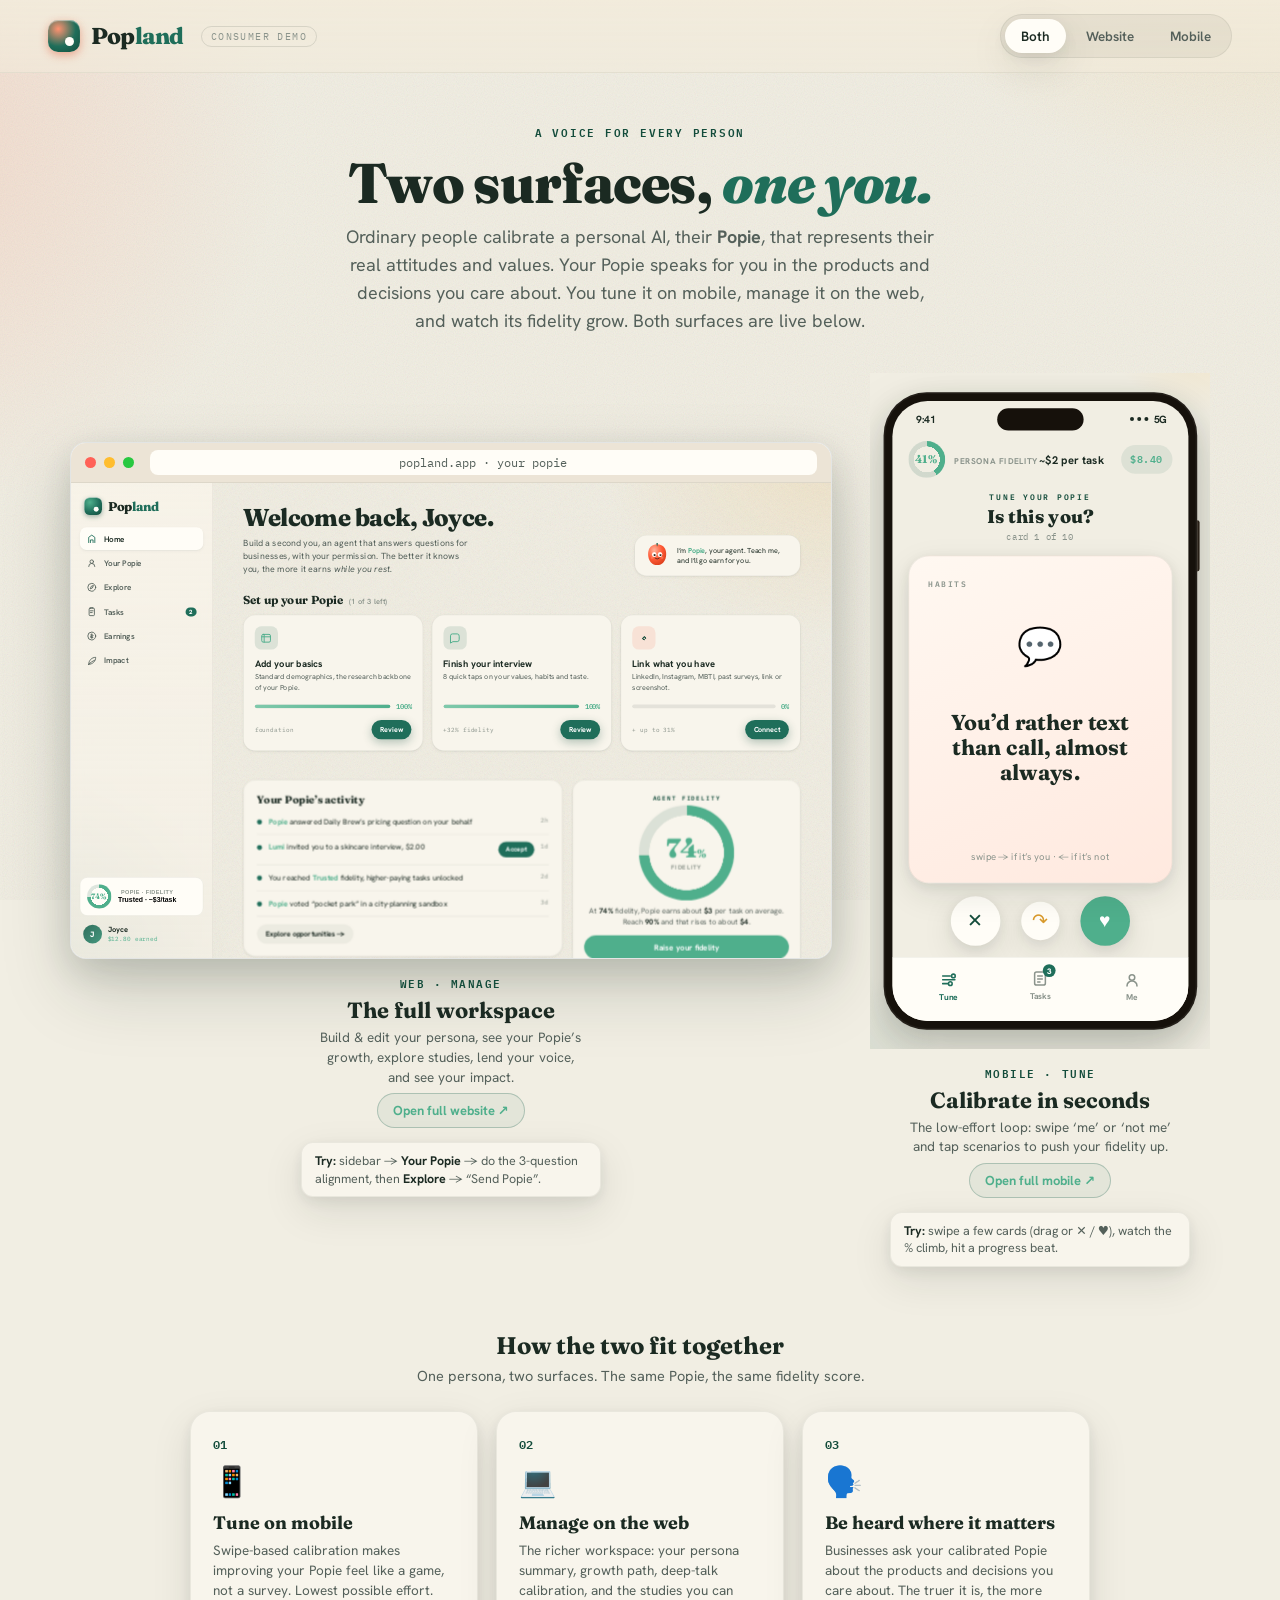
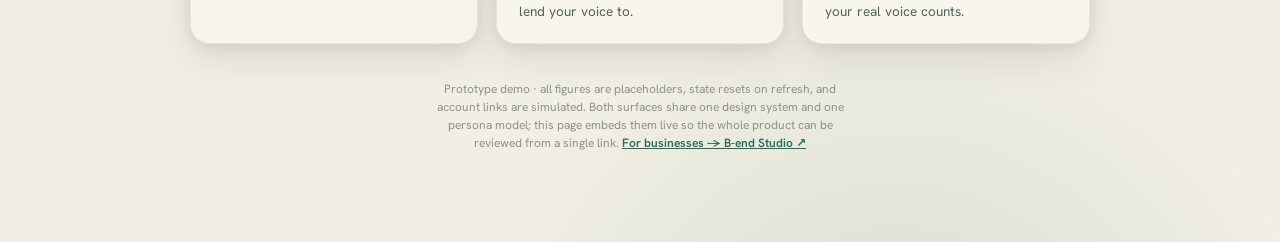
<file: index.html>
<!DOCTYPE html>
<html lang="en">
<head>
  <meta charset="UTF-8" />
  <meta name="viewport" content="width=device-width, initial-scale=1.0" />
  <title>Popland · consumer demo</title>
  <link rel="stylesheet" href="styles.css?v=2" />
  <link rel="icon" href="data:image/svg+xml,%3Csvg xmlns='http://www.w3.org/2000/svg' viewBox='0 0 32 32'%3E%3Crect width='32' height='32' rx='9' fill='%231F6E5A'/%3E%3Ccircle cx='21' cy='21' r='5' fill='%23D99A2B'/%3E%3C/svg%3E" />
</head>
<body class="mode-both">
  <div class="grain"></div>

  <header class="top">
    <div class="brand"><span class="mark"></span><span class="name">Pop<span>land</span></span><span class="tag">consumer demo</span></div>
    <nav class="seg" id="seg">
      <button data-mode="both" class="on">Both</button>
      <button data-mode="web">Website</button>
      <button data-mode="mobile">Mobile</button>
    </nav>
  </header>

  <div class="wrap">
    <section class="hero">
      <div class="hero-v hero-both">
        <span class="eyebrow">A voice for every person</span>
        <h1>Two surfaces, <em>one you.</em></h1>
        <p>Ordinary people calibrate a personal AI, their <b>Popie</b>, that represents their real attitudes and values. Your Popie speaks for you in the products and decisions you care about. You tune it on mobile, manage it on the web, and watch its fidelity grow. Both surfaces are live below.</p>
      </div>
      <div class="hero-v hero-web">
        <span class="eyebrow">Web · your workspace</span>
        <h1>Your whole Popie, <em>in one place.</em></h1>
        <p>The desktop home base. Build and edit your persona, watch your Popie’s fidelity grow, calibrate with alignment and Deep Talk, browse the studies you can lend your voice to, and see the difference being heard makes. All in one place.</p>
      </div>
      <div class="hero-v hero-mobile">
        <span class="eyebrow">Mobile · tune</span>
        <h1>Tune your Popie <em>in seconds.</em></h1>
        <p>The mobile app strips calibration down to one decision per screen. Swipe ‘me’ or ‘not me’, tap a scenario, and watch your fidelity climb. Calibration that feels like play, not a survey.</p>
      </div>
    </section>

    <section class="stage">
      <!-- WEBSITE -->
      <div class="device col-web">
        <div class="browser">
          <div class="bar"><i></i><i></i><i></i><span class="url">popland.app  ·  your popie</span></div>
          <div class="screen"><iframe src="prototype/index.html?v=7" title="Popland website" loading="eager"></iframe></div>
        </div>
        <div class="cap">
          <div class="role">Web · manage</div>
          <h2>The full workspace</h2>
          <p>Build &amp; edit your persona, see your Popie’s growth, explore studies, lend your voice, and see your impact.</p>
          <a class="openfull" href="prototype/index.html?v=7" target="_blank" rel="noopener">Open full website ↗</a>
        </div>
        <div class="try"><b>Try:</b> sidebar → <b>Your Popie</b> → do the 3-question alignment, then <b>Explore</b> → “Send Popie”.</div>
      </div>

      <!-- MOBILE -->
      <div class="device col-mobile">
        <div class="phone-wrap"><iframe src="mobile/index.html?v=3" title="Popland mobile" loading="eager"></iframe></div>
        <div class="cap">
          <div class="role">Mobile · tune</div>
          <h2>Calibrate in seconds</h2>
          <p>The low-effort loop: swipe ‘me’ or ‘not me’ and tap scenarios to push your fidelity up.</p>
          <a class="openfull" href="mobile/index.html?v=3" target="_blank" rel="noopener">Open full mobile ↗</a>
        </div>
        <div class="try"><b>Try:</b> swipe a few cards (drag or ✕ / ♥), watch the % climb, hit a progress beat.</div>
      </div>
    </section>

    <section class="connect">
      <!-- BOTH -->
      <div class="connect-v connect-both">
        <h3>How the two fit together</h3>
        <p class="lead">One persona, two surfaces. The same Popie, the same fidelity score.</p>
        <div class="steps">
          <div class="step"><div class="n">01</div><div class="ic">📱</div><h4>Tune on mobile</h4>
            <p>Swipe-based calibration makes improving your Popie feel like a game, not a survey. Lowest possible effort.</p></div>
          <div class="step"><div class="n">02</div><div class="ic">💻</div><h4>Manage on the web</h4>
            <p>The richer workspace: your persona summary, growth path, deep-talk calibration, and the studies you can lend your voice to.</p></div>
          <div class="step"><div class="n">03</div><div class="ic">🗣️</div><h4>Be heard where it matters</h4>
            <p>Businesses ask your calibrated Popie about the products and decisions you care about. The truer it is, the more your real voice counts.</p></div>
        </div>
      </div>
      <!-- WEB -->
      <div class="connect-v connect-web">
        <h3>Inside the website</h3>
        <p class="lead">The full workspace, end to end.</p>
        <div class="steps">
          <div class="step"><div class="n">01</div><div class="ic">🧩</div><h4>Build your persona</h4>
            <p>Set it up once: standard demographics, a quick interview, and connect accounts like LinkedIn, Instagram, MBTI, and past surveys.</p></div>
          <div class="step"><div class="n">02</div><div class="ic">🎯</div><h4>Calibrate deeper</h4>
            <p>Keep sharpening: 3-question alignment rounds, plus a Deep Talk page where you rate Popie’s guesses and reply by text or voice.</p></div>
          <div class="step"><div class="n">03</div><div class="ic">🗣️</div><h4>Lend your voice</h4>
            <p>The studies square: send your Popie, take part yourself, or sign up for selective ones. As fidelity climbs, your voice reaches more of what you care about.</p></div>
        </div>
      </div>
      <!-- MOBILE -->
      <div class="connect-v connect-mobile">
        <h3>What makes the mobile app tick</h3>
        <p class="lead">Built for the lowest possible cognitive load.</p>
        <div class="steps">
          <div class="step"><div class="n">01</div><div class="ic">👆</div><h4>Swipe to calibrate</h4>
            <p>‘Me’ or ‘not me’ on real cards (drag or tap), mixed with quick scenario picks. One decision per screen, the easiest way to teach your Popie.</p></div>
          <div class="step"><div class="n">02</div><div class="ic">🌱</div><h4>Feel the progress</h4>
            <p>Every few cards, a hit of progress: “you’re now X%, keep going.” Calibration that visibly grows your Popie.</p></div>
          <div class="step"><div class="n">03</div><div class="ic">⚡</div><h4>On the go</h4>
            <p>Accept or decline incoming studies in a tap, and check your Popie’s persona and settings, all from your pocket.</p></div>
        </div>
      </div>
    </section>

    <p class="note">Prototype demo · all figures are placeholders, state resets on refresh, and account links are simulated. Both surfaces share one design system and one persona model; this page embeds them live so the whole product can be reviewed from a single link. <a href="b-end/" style="color:#1F6E5A;font-weight:600;white-space:nowrap">For businesses → B-end Studio ↗</a></p>
  </div>

  <script>
    function setMode(m){
      if(!['both','web','mobile'].includes(m)) m='both';
      document.body.className = 'mode-' + m;
      document.querySelectorAll('#seg button').forEach(x => x.classList.toggle('on', x.dataset.mode===m));
      if(location.hash.replace('#','') !== m) history.replaceState(null,'', '#'+m);
    }
    document.getElementById('seg').addEventListener('click', e => {
      const b = e.target.closest('button[data-mode]'); if(b) setMode(b.dataset.mode);
    });
    setMode((location.hash||'').replace('#',''));   // deep-link: demo/#web or #mobile
  </script>
</body>
</html>
</file>
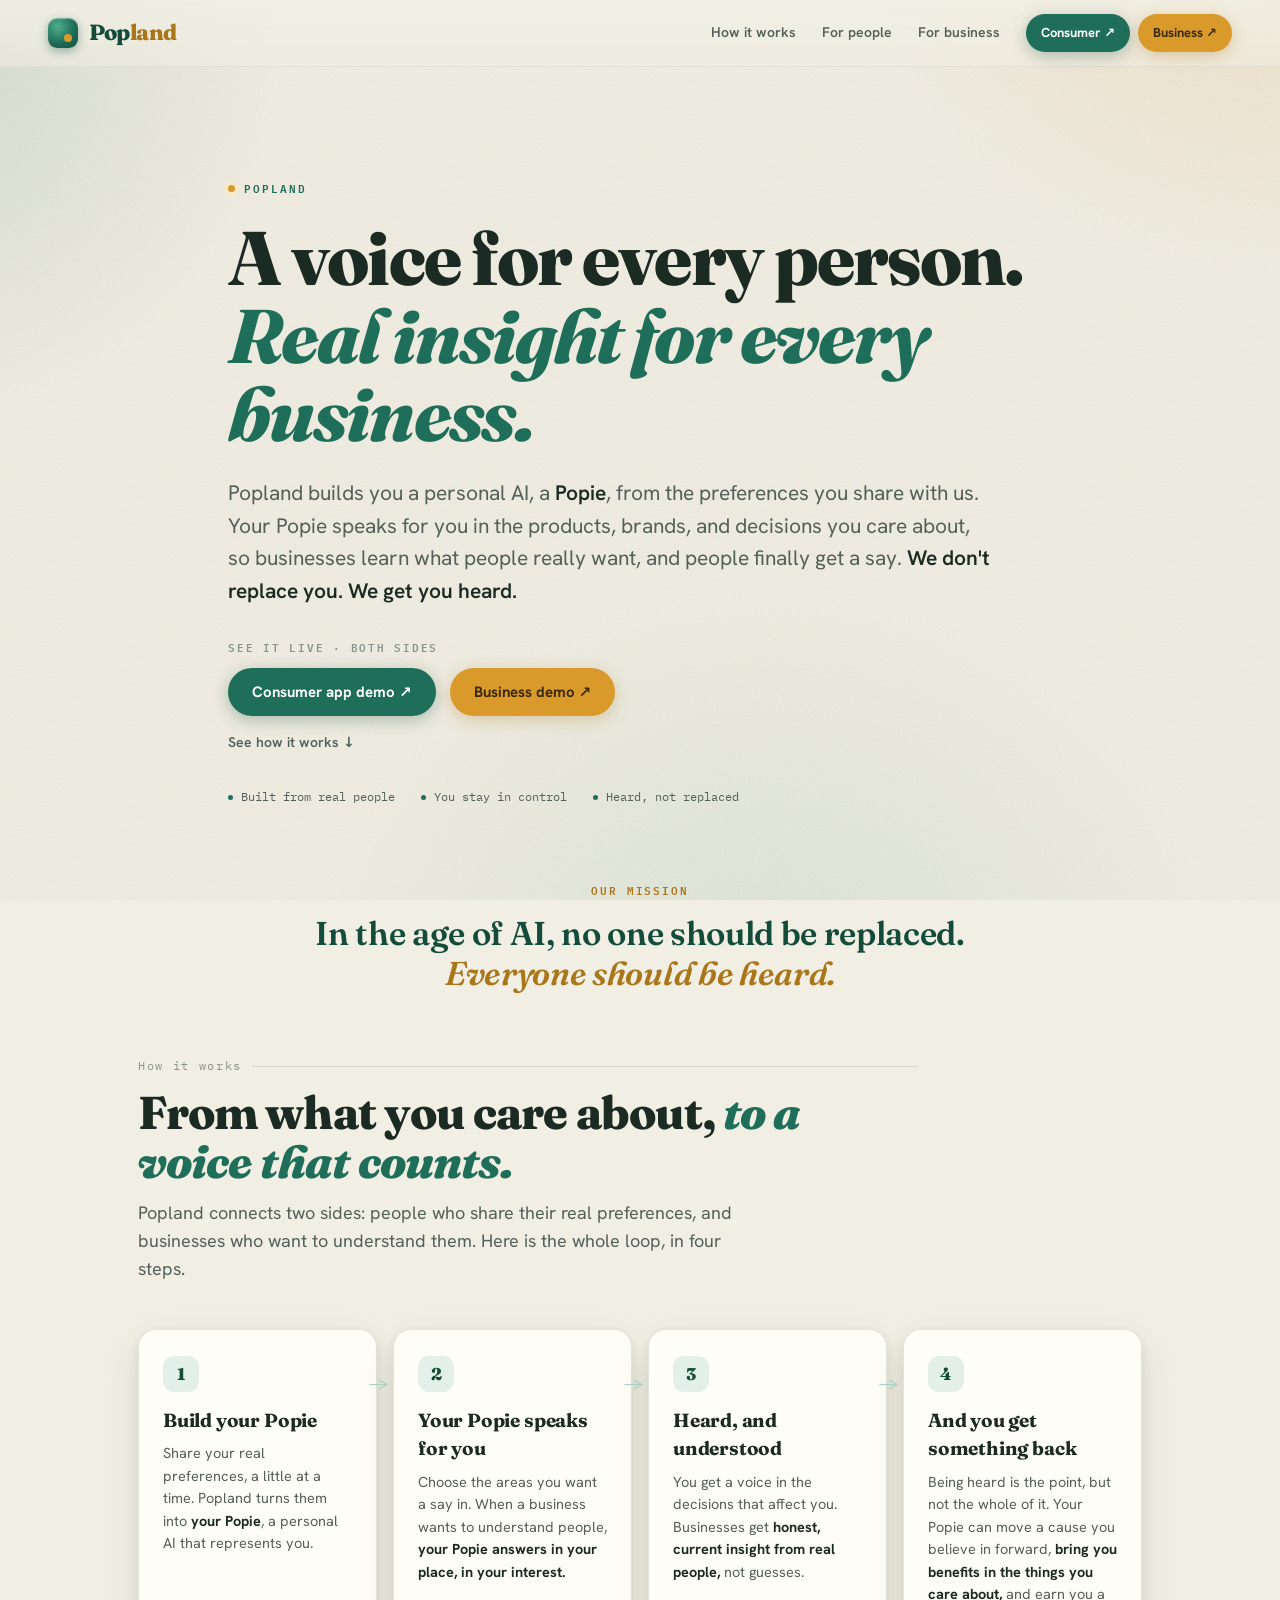
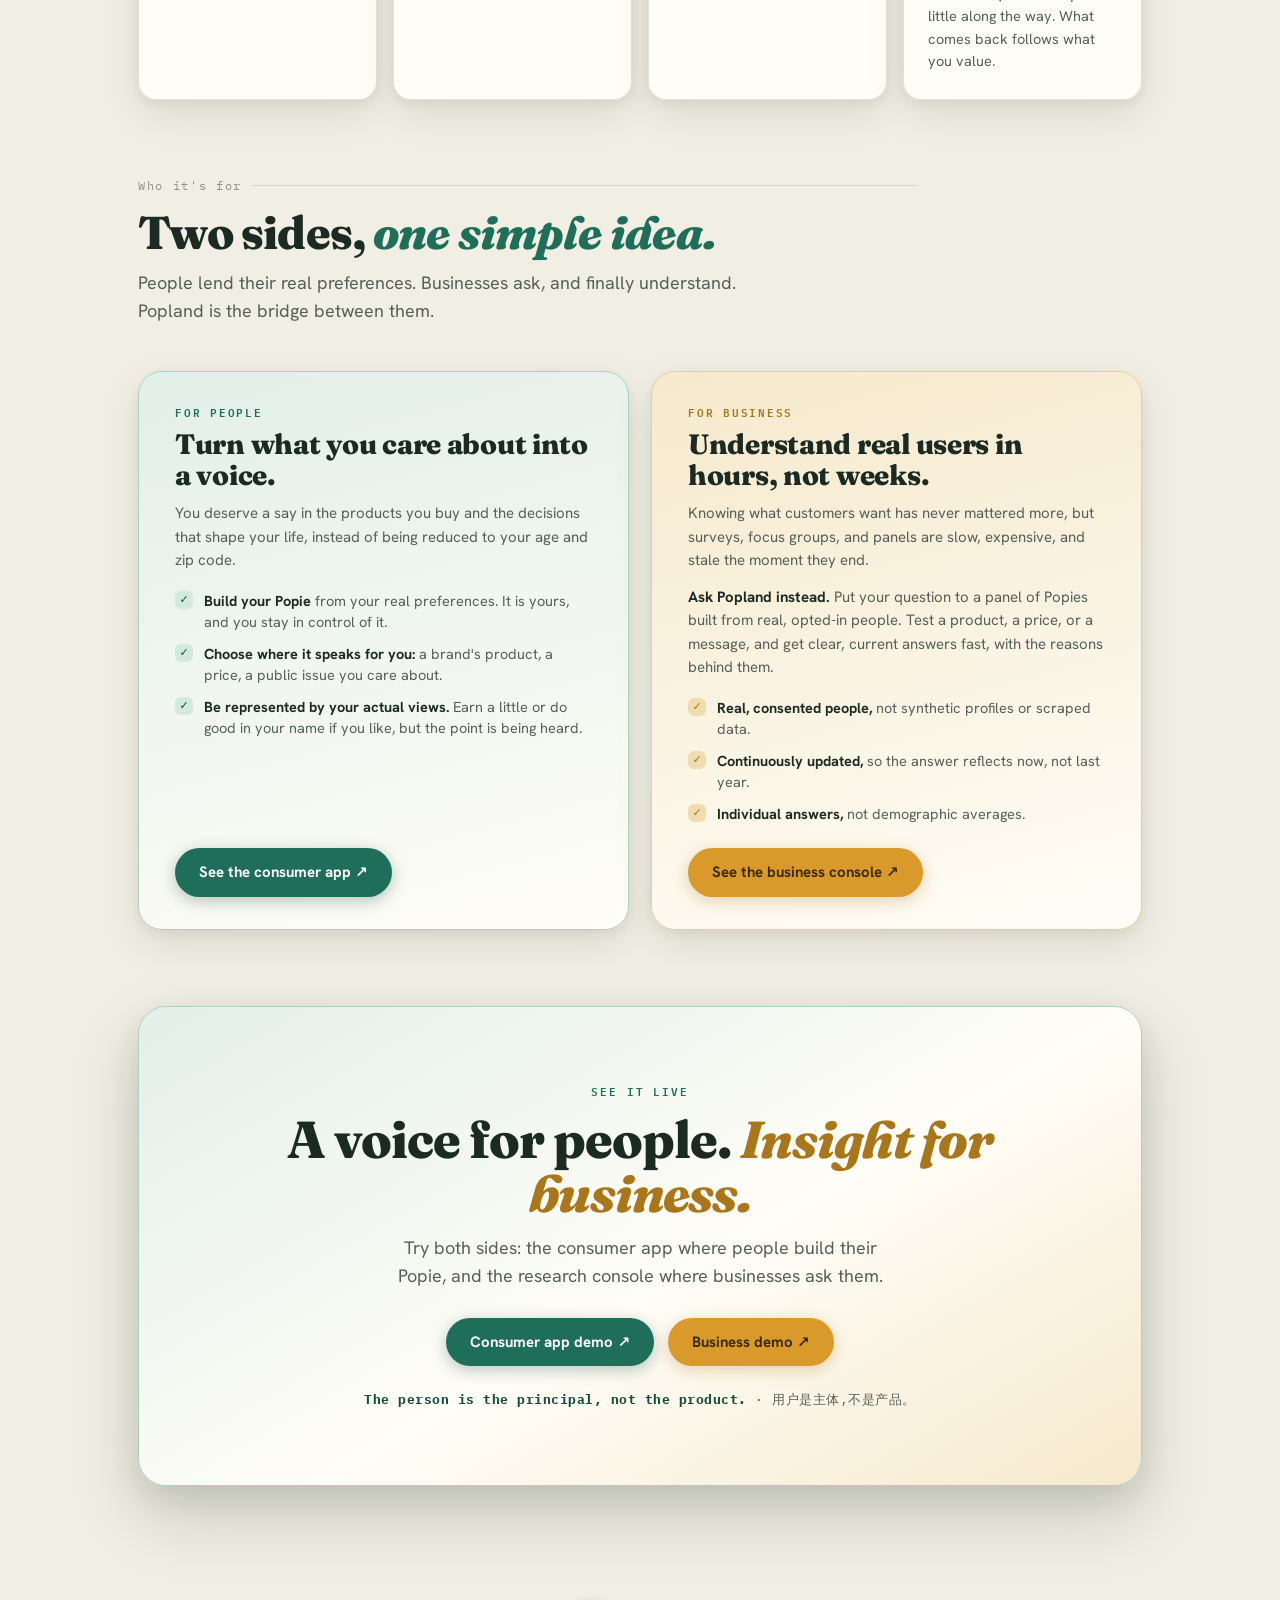
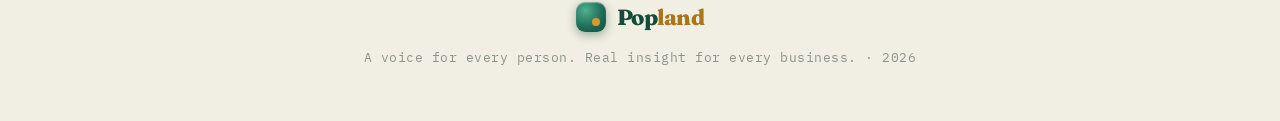
<file: intro/index.html>
<!DOCTYPE html>
<html lang="en">
<head>
<meta charset="UTF-8"/>
<meta name="viewport" content="width=device-width, initial-scale=1.0"/>
<title>Popland · a voice for every person, real insight for every business</title>
<meta name="description" content="Popland builds each person a personal AI, a Popie, from the preferences they share. Your Popie speaks for you in the products and decisions you care about, so businesses understand what real people want, and people finally get a say. We don't replace people. We get them heard."/>
<link rel="icon" href="data:image/svg+xml,%3Csvg xmlns='http://www.w3.org/2000/svg' viewBox='0 0 32 32'%3E%3Crect width='32' height='32' rx='9' fill='%231F6E5A'/%3E%3Ccircle cx='21' cy='21' r='5' fill='%23D99A2B'/%3E%3C/svg%3E"/>
<link rel="preconnect" href="https://fonts.googleapis.com"/>
<link rel="preconnect" href="https://fonts.gstatic.com" crossorigin/>
<link href="https://fonts.googleapis.com/css2?family=Fraunces:ital,opsz,wght@0,9..144,400..900;1,9..144,400..900&family=Hanken+Grotesk:wght@400;500;600;700;800&family=IBM+Plex+Mono:wght@400;500;600&display=swap" rel="stylesheet"/>
<style>
:root{
  --paper:#F1EEE3; --paper-2:#F8F5EC; --paper-3:#FFFDF7;
  --ink:#1B2A22; --ink-soft:#54605A; --ink-faint:#8B948C;
  --forest:#1F6E5A; --forest-d:#134C3B; --forest-l:#E3EFE9; --forest-bd:#A9D2C2;
  --moss:#5AA988;
  --gold:#D99A2B; --gold-d:#A9761A; --gold-l:#F6E9CC;
  --line:rgba(27,42,34,.12); --line-2:rgba(27,42,34,.07);
  --shadow:0 4px 14px rgba(27,42,34,.07),0 14px 40px rgba(27,42,34,.09);
  --shadow-lg:0 12px 34px rgba(27,42,34,.12),0 30px 70px rgba(27,42,34,.16);
  --ease:cubic-bezier(.22,.61,.36,1);
}
*{box-sizing:border-box;margin:0;padding:0;}
html{scroll-behavior:smooth;}
body{
  font-family:'Hanken Grotesk',system-ui,sans-serif;color:var(--ink);line-height:1.5;
  -webkit-font-smoothing:antialiased;overflow-x:hidden;
  background:
    radial-gradient(55vw 45vw at 100% -8%,rgba(217,154,43,.15),transparent 60%),
    radial-gradient(50vw 48vw at -8% 6%,rgba(31,110,90,.14),transparent 60%),
    radial-gradient(60vw 55vw at 60% 112%,rgba(90,169,136,.14),transparent 60%),
    var(--paper);
  background-attachment:fixed;
}
a{color:inherit;text-decoration:none;}
.grain{position:fixed;inset:0;z-index:0;pointer-events:none;opacity:.4;mix-blend-mode:multiply;
  background-image:url("data:image/svg+xml,%3Csvg xmlns='http://www.w3.org/2000/svg' width='160' height='160'%3E%3Cfilter id='n'%3E%3CfeTurbulence type='fractalNoise' baseFrequency='.9' numOctaves='2' stitchTiles='stitch'/%3E%3C/filter%3E%3Crect width='100%25' height='100%25' filter='url(%23n)' opacity='.3'/%3E%3C/svg%3E");}

.eyebrow{font-family:'IBM Plex Mono',monospace;font-size:11px;letter-spacing:.18em;text-transform:uppercase;font-weight:600;color:var(--forest);}
.wrap{position:relative;z-index:2;max-width:1100px;margin:0 auto;padding:0 clamp(20px,5vw,48px);}
.idx{font-family:'IBM Plex Mono',monospace;font-size:12px;letter-spacing:.14em;color:var(--ink-faint);display:flex;align-items:center;gap:10px;}
.idx::after{content:"";flex:1;height:1px;background:var(--line);}
section{position:relative;z-index:2;}
.btn{display:inline-flex;align-items:center;gap:9px;font:inherit;font-weight:700;font-size:15px;cursor:pointer;border-radius:100px;padding:13px 24px;transition:transform .14s var(--ease),box-shadow .25s var(--ease),background .2s;}
.btn-primary{background:var(--forest);color:#fff;box-shadow:0 4px 16px rgba(19,76,59,.3);}
.btn-primary:hover{transform:translateY(-2px);box-shadow:0 10px 26px rgba(19,76,59,.4);}
.btn-gold{background:var(--gold);color:#3a2a08;box-shadow:0 4px 16px rgba(169,118,26,.3);}
.btn-gold:hover{transform:translateY(-2px);box-shadow:0 10px 26px rgba(169,118,26,.42);}

/* nav */
nav{position:sticky;top:0;z-index:60;display:flex;align-items:center;justify-content:space-between;gap:20px;
  padding:14px clamp(20px,5vw,48px);backdrop-filter:blur(12px);
  background:linear-gradient(180deg,rgba(241,238,227,.9),rgba(241,238,227,.5));border-bottom:1px solid var(--line-2);}
.brand{display:flex;align-items:center;gap:11px;}
.brand .mark{width:30px;height:30px;border-radius:9px;position:relative;flex:none;
  background:radial-gradient(circle at 32% 28%,#4faf8c,var(--forest) 55%,var(--forest-d));
  box-shadow:0 3px 10px rgba(19,76,59,.4),inset 0 1px 1px rgba(255,255,255,.4);}
.brand .mark::after{content:"";position:absolute;width:8px;height:8px;border-radius:50%;background:var(--gold);right:6px;bottom:6px;}
.brand .name{font-family:'Fraunces',serif;font-size:22px;font-weight:800;letter-spacing:-.02em;color:var(--forest-d);}
.brand .name span{color:var(--gold-d);}
.nav-links{display:flex;align-items:center;gap:26px;}
.nav-links a:not(.btn){font-size:14px;font-weight:600;color:var(--ink-soft);transition:color .15s;}
.nav-links a:not(.btn):hover{color:var(--ink);}
.nav-demos{display:flex;align-items:center;gap:8px;}
.nav-demos .btn{padding:9px 15px;font-size:13px;}

/* hero */
.hero{padding:clamp(66px,10vw,108px) 0 clamp(28px,4vw,44px);}
.hero .inner{max-width:920px;}
.hero .eyebrow{display:inline-flex;align-items:center;gap:9px;}
.hero .eyebrow::before{content:"";width:7px;height:7px;border-radius:50%;background:var(--gold);box-shadow:0 0 0 4px var(--gold-l);}
.hero h1{font-family:'Fraunces',serif;font-weight:800;letter-spacing:-.025em;line-height:1.03;
  font-size:clamp(38px,6.4vw,76px);margin:20px 0 24px;}
.hero h1 em{font-style:italic;color:var(--forest);}
.hero .lede{font-size:clamp(17px,2.1vw,21px);color:var(--ink-soft);max-width:64ch;line-height:1.55;}
.hero .lede b{color:var(--ink);font-weight:600;}
.hero-demos-label{font-family:'IBM Plex Mono',monospace;font-size:11px;letter-spacing:.16em;text-transform:uppercase;font-weight:600;color:var(--ink-faint);margin-top:32px;display:block;}
.hero-cta{display:flex;flex-wrap:wrap;gap:14px;margin-top:12px;}
.hero-jump{display:inline-flex;align-items:center;gap:6px;margin-top:16px;font-size:14px;font-weight:600;color:var(--ink-soft);transition:color .15s;}
.hero-jump:hover{color:var(--ink);}
.hero-meta{display:flex;flex-wrap:wrap;gap:8px 26px;margin-top:34px;}
.hero-meta span{font-family:'IBM Plex Mono',monospace;font-size:12px;color:var(--ink-soft);display:flex;align-items:center;gap:8px;}
.hero-meta span::before{content:"";width:5px;height:5px;border-radius:50%;background:var(--forest);}

/* mission line */
.mission{text-align:center;padding:clamp(20px,3vw,32px) 0 clamp(40px,6vw,64px);}
.mission .ml{font-family:'IBM Plex Mono',monospace;font-size:11px;letter-spacing:.18em;text-transform:uppercase;color:var(--gold-d);font-weight:600;}
.mission p{font-family:'Fraunces',serif;font-weight:600;font-size:clamp(21px,3vw,33px);line-height:1.22;letter-spacing:-.01em;max-width:740px;margin:14px auto 0;color:var(--forest-d);}
.mission p em{font-style:italic;color:var(--gold-d);}

/* section heads */
.shead{max-width:780px;margin-bottom:clamp(30px,4.5vw,46px);}
.shead h2{font-family:'Fraunces',serif;font-weight:800;letter-spacing:-.02em;line-height:1.06;
  font-size:clamp(28px,4.2vw,46px);margin:14px 0 12px;}
.shead h2 em{font-style:italic;color:var(--forest);}
.shead p{font-size:clamp(15.5px,1.7vw,18px);color:var(--ink-soft);line-height:1.55;max-width:60ch;}
.pad{padding:clamp(44px,6vw,84px) 0;}

/* how it works */
.steps{display:grid;grid-template-columns:repeat(4,1fr);gap:16px;}
.step{background:var(--paper-3);border:1px solid var(--line);border-radius:18px;padding:26px 24px;box-shadow:var(--shadow);position:relative;}
.step .n{width:36px;height:36px;border-radius:11px;background:var(--forest-l);color:var(--forest-d);display:grid;place-items:center;font-family:'Fraunces',serif;font-weight:800;font-size:17px;margin-bottom:14px;}
.step h3{font-family:'Fraunces',serif;font-size:19px;font-weight:700;margin-bottom:8px;letter-spacing:-.01em;}
.step p{font-size:14.5px;color:var(--ink-soft);line-height:1.55;}
.step p b{color:var(--ink);font-weight:700;}
.step .arr{position:absolute;right:-13px;top:40px;color:var(--forest-bd);font-size:18px;z-index:3;}
.step:last-child .arr{display:none;}

/* who it's for */
.who{display:grid;grid-template-columns:1fr 1fr;gap:22px;align-items:stretch;}
.whocard{border-radius:24px;padding:32px clamp(24px,3vw,36px);box-shadow:var(--shadow);display:flex;flex-direction:column;}
.whocard.people{background:linear-gradient(165deg,var(--forest-l),var(--paper-3));border:1px solid var(--forest-bd);}
.whocard.biz{background:linear-gradient(165deg,var(--gold-l),var(--paper-3));border:1px solid #E6CF95;}
.whocard .tag{font-family:'IBM Plex Mono',monospace;font-size:11px;letter-spacing:.16em;text-transform:uppercase;font-weight:600;}
.whocard.people .tag{color:var(--forest);} .whocard.biz .tag{color:var(--gold-d);}
.whocard h3{font-family:'Fraunces',serif;font-size:clamp(22px,2.6vw,28px);font-weight:800;letter-spacing:-.01em;margin:8px 0 12px;line-height:1.1;}
.whocard p{font-size:15px;color:var(--ink-soft);line-height:1.55;margin-bottom:14px;}
.whocard p b{color:var(--ink);font-weight:700;}
.whocard ul{list-style:none;display:flex;flex-direction:column;gap:11px;margin:4px 0 24px;}
.whocard li{display:flex;gap:11px;font-size:14.5px;line-height:1.45;color:var(--ink-soft);}
.whocard li b{color:var(--ink);font-weight:700;}
.whocard li .dot{flex:none;width:18px;height:18px;border-radius:6px;display:grid;place-items:center;margin-top:1px;font-size:11px;font-weight:800;}
.whocard.people .dot{background:#D4E9DE;color:var(--forest-d);}
.whocard.biz .dot{background:#EFDDB0;color:var(--gold-d);}
.whocard .btn{align-self:flex-start;margin-top:auto;}

/* final cta */
.final{text-align:center;background:linear-gradient(150deg,var(--forest-l),var(--paper-3) 55%,var(--gold-l));border:1px solid var(--forest-bd);border-radius:28px;padding:clamp(46px,6vw,76px) clamp(24px,4vw,48px);box-shadow:var(--shadow-lg);}
.final .fl{font-family:'IBM Plex Mono',monospace;font-size:11px;letter-spacing:.18em;text-transform:uppercase;color:var(--forest);font-weight:600;}
.final h2{font-family:'Fraunces',serif;font-weight:800;letter-spacing:-.02em;line-height:1.04;font-size:clamp(30px,4.8vw,52px);margin:12px 0 14px;}
.final h2 em{font-style:italic;color:var(--gold-d);}
.final p{font-size:clamp(15.5px,1.8vw,18px);color:var(--ink-soft);max-width:52ch;margin:0 auto 28px;line-height:1.55;}
.final .hero-cta{justify-content:center;margin-top:0;}
.final .tag{margin-top:24px;font-family:'IBM Plex Mono',monospace;font-size:12.5px;letter-spacing:.04em;color:var(--ink-soft);}
.final .tag b{color:var(--forest-d);}

footer{position:relative;z-index:2;text-align:center;padding:38px 20px 54px;color:var(--ink-faint);font-size:12.5px;font-family:'IBM Plex Mono',monospace;letter-spacing:.04em;}
footer .brand{justify-content:center;margin-bottom:14px;}

/* reveal + load */
.reveal{opacity:0;transform:translateY(20px);transition:opacity .7s var(--ease),transform .7s var(--ease);}
.reveal.in{opacity:1;transform:none;}
.reveal.d1{transition-delay:.08s;} .reveal.d2{transition-delay:.16s;} .reveal.d3{transition-delay:.24s;}
.hl{opacity:0;transform:translateY(18px);animation:rise .8s var(--ease) forwards;}
.hl.h1{animation-delay:.05s;} .hl.h2{animation-delay:.16s;} .hl.h3{animation-delay:.28s;}
.hl.h4{animation-delay:.4s;} .hl.h5{animation-delay:.52s;}
@keyframes rise{to{opacity:1;transform:none;}}
@media(prefers-reduced-motion:reduce){.reveal,.hl{opacity:1!important;transform:none!important;animation:none!important;}}

@media(max-width:880px){
  .steps{grid-template-columns:repeat(2,1fr);} .step .arr{display:none;}
  .who{grid-template-columns:1fr;}
  .nav-links a:not(.btn){display:none;}
}
@media(max-width:600px){
  .steps{grid-template-columns:1fr;}
  .nav-demos{gap:6px;} .nav-demos .btn{padding:8px 12px;font-size:12px;}
}
</style>
</head>
<body>
<div class="grain"></div>

<nav>
  <a class="brand" href="#top"><span class="mark"></span><span class="name">Pop<span>land</span></span></a>
  <div class="nav-links">
    <a href="#how">How it works</a>
    <a href="#people">For people</a>
    <a href="#business">For business</a>
    <span class="nav-demos">
      <a class="btn btn-primary" href="https://joyceqx.github.io/popland-demo/#both" target="_blank" rel="noopener">Consumer ↗</a>
      <a class="btn btn-gold" href="https://joyceqx.github.io/popland-demo/b-end/" target="_blank" rel="noopener">Business ↗</a>
    </span>
  </div>
</nav>

<!-- HERO -->
<header class="hero" id="top">
  <div class="wrap inner">
    <span class="eyebrow hl h1">Popland</span>
    <h1 class="hl h2">A voice for every person.<br/><em>Real insight for every business.</em></h1>
    <p class="lede hl h3">Popland builds you a personal AI, a <b>Popie</b>, from the preferences you share with us. Your Popie speaks for you in the products, brands, and decisions you care about, so businesses learn what people really want, and people finally get a say. <b>We don't replace you. We get you heard.</b></p>
    <span class="hero-demos-label hl h4">See it live · both sides</span>
    <div class="hero-cta hl h4">
      <a class="btn btn-primary" href="https://joyceqx.github.io/popland-demo/#both" target="_blank" rel="noopener">Consumer app demo ↗</a>
      <a class="btn btn-gold" href="https://joyceqx.github.io/popland-demo/b-end/" target="_blank" rel="noopener">Business demo ↗</a>
    </div>
    <a class="hero-jump hl h4" href="#how">See how it works ↓</a>
    <div class="hero-meta hl h5">
      <span>Built from real people</span>
      <span>You stay in control</span>
      <span>Heard, not replaced</span>
    </div>
  </div>
</header>

<!-- MISSION -->
<section class="mission">
  <div class="wrap reveal">
    <div class="ml">Our mission</div>
    <p>In the age of AI, no one should be replaced. <em>Everyone should be heard.</em></p>
  </div>
</section>

<!-- HOW IT WORKS -->
<section class="pad" id="how" style="padding-top:0;">
  <div class="wrap">
    <div class="shead reveal">
      <div class="idx">How it works</div>
      <h2>From what you care about, <em>to a voice that counts.</em></h2>
      <p>Popland connects two sides: people who share their real preferences, and businesses who want to understand them. Here is the whole loop, in four steps.</p>
    </div>
    <div class="steps">
      <div class="step reveal d1"><div class="n">1</div><h3>Build your Popie</h3><p>Share your real preferences, a little at a time. Popland turns them into <b>your Popie</b>, a personal AI that represents you.</p><span class="arr">→</span></div>
      <div class="step reveal d2"><div class="n">2</div><h3>Your Popie speaks for you</h3><p>Choose the areas you want a say in. When a business wants to understand people, <b>your Popie answers in your place, in your interest.</b></p><span class="arr">→</span></div>
      <div class="step reveal d3"><div class="n">3</div><h3>Heard, and understood</h3><p>You get a voice in the decisions that affect you. Businesses get <b>honest, current insight from real people,</b> not guesses.</p><span class="arr">→</span></div>
      <div class="step reveal d3"><div class="n">4</div><h3>And you get something back</h3><p>Being heard is the point, but not the whole of it. Your Popie can move a cause you believe in forward, <b>bring you benefits in the things you care about,</b> and earn you a little along the way. What comes back follows what you value.</p></div>
    </div>
  </div>
</section>

<!-- WHO IT'S FOR -->
<section class="pad" id="who" style="padding-top:0;">
  <div class="wrap">
    <div class="shead reveal">
      <div class="idx">Who it's for</div>
      <h2>Two sides, <em>one simple idea.</em></h2>
      <p>People lend their real preferences. Businesses ask, and finally understand. Popland is the bridge between them.</p>
    </div>
    <div class="who">
      <!-- C-end -->
      <div class="whocard people reveal d1" id="people">
        <span class="tag">For people</span>
        <h3>Turn what you care about into a voice.</h3>
        <p>You deserve a say in the products you buy and the decisions that shape your life, instead of being reduced to your age and zip code.</p>
        <ul>
          <li><span class="dot">✓</span><span><b>Build your Popie</b> from your real preferences. It is yours, and you stay in control of it.</span></li>
          <li><span class="dot">✓</span><span><b>Choose where it speaks for you:</b> a brand's product, a price, a public issue you care about.</span></li>
          <li><span class="dot">✓</span><span><b>Be represented by your actual views.</b> Earn a little or do good in your name if you like, but the point is being heard.</span></li>
        </ul>
        <a class="btn btn-primary" href="https://joyceqx.github.io/popland-demo/#both" target="_blank" rel="noopener">See the consumer app ↗</a>
      </div>
      <!-- B-end -->
      <div class="whocard biz reveal d2" id="business">
        <span class="tag">For business</span>
        <h3>Understand real users in hours, not weeks.</h3>
        <p>Knowing what customers want has never mattered more, but surveys, focus groups, and panels are slow, expensive, and stale the moment they end.</p>
        <p><b>Ask Popland instead.</b> Put your question to a panel of Popies built from real, opted-in people. Test a product, a price, or a message, and get clear, current answers fast, with the reasons behind them.</p>
        <ul>
          <li><span class="dot">✓</span><span><b>Real, consented people,</b> not synthetic profiles or scraped data.</span></li>
          <li><span class="dot">✓</span><span><b>Continuously updated,</b> so the answer reflects now, not last year.</span></li>
          <li><span class="dot">✓</span><span><b>Individual answers,</b> not demographic averages.</span></li>
        </ul>
        <a class="btn btn-gold" href="https://joyceqx.github.io/popland-demo/b-end/" target="_blank" rel="noopener">See the business console ↗</a>
      </div>
    </div>
  </div>
</section>

<!-- FINAL CTA -->
<section class="pad" style="padding-top:0;">
  <div class="wrap">
    <div class="final reveal">
      <div class="fl">See it live</div>
      <h2>A voice for people. <em>Insight for business.</em></h2>
      <p>Try both sides: the consumer app where people build their Popie, and the research console where businesses ask them.</p>
      <div class="hero-cta">
        <a class="btn btn-primary" href="https://joyceqx.github.io/popland-demo/#both" target="_blank" rel="noopener">Consumer app demo ↗</a>
        <a class="btn btn-gold" href="https://joyceqx.github.io/popland-demo/b-end/" target="_blank" rel="noopener">Business demo ↗</a>
      </div>
      <div class="tag"><b>The person is the principal, not the product.</b> · 用户是主体,不是产品。</div>
    </div>
  </div>
</section>

<footer>
  <div class="brand"><span class="mark"></span><span class="name">Pop<span>land</span></span></div>
  A voice for every person. Real insight for every business. · 2026
</footer>

<script>
(function(){
  var io=new IntersectionObserver(function(es){
    es.forEach(function(e){ if(e.isIntersecting){ e.target.classList.add('in'); io.unobserve(e.target); } });
  },{threshold:.14,rootMargin:'0px 0px -8% 0px'});
  document.querySelectorAll('.reveal').forEach(function(el){io.observe(el);});
})();
</script>
</body>
</html>
</file>
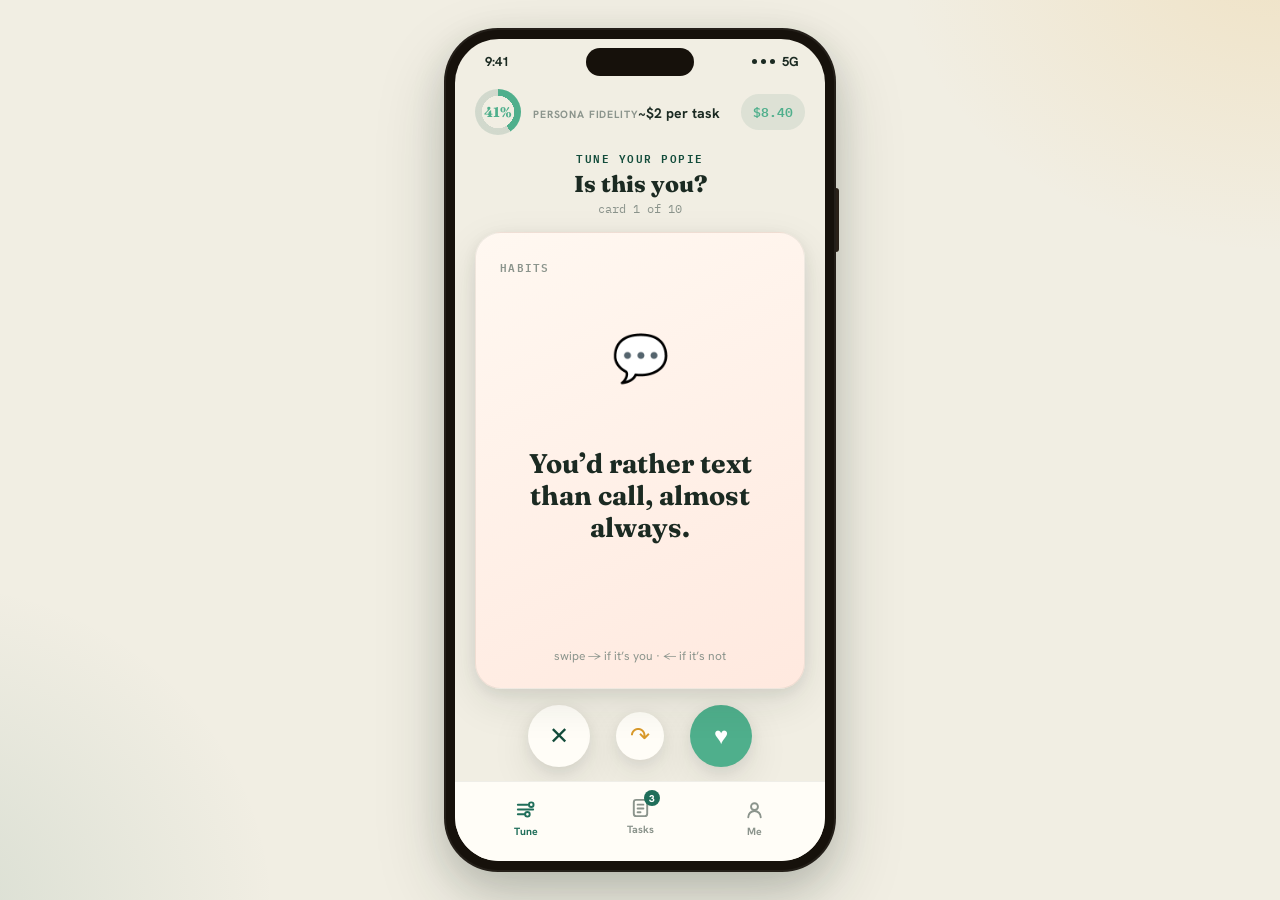
<file: mobile/index.html>
<!DOCTYPE html>
<html lang="en">
<head>
  <meta charset="UTF-8" />
  <meta name="viewport" content="width=device-width, initial-scale=1.0, maximum-scale=1, user-scalable=no" />
  <title>Popland · tune your Popie</title>
  <link rel="stylesheet" href="styles.css?v=2" />
  <link rel="icon" href="data:image/svg+xml,%3Csvg xmlns='http://www.w3.org/2000/svg' viewBox='0 0 32 32'%3E%3Crect width='32' height='32' rx='9' fill='%231F6E5A'/%3E%3Ccircle cx='21' cy='21' r='5' fill='%23D99A2B'/%3E%3C/svg%3E" />
</head>
<body>
  <div class="phone"><div class="screen">
    <div class="notch"></div>
    <div class="statusbar"><span>9:41</span><span class="dots"><i></i><i></i><i></i> &nbsp;5G</span></div>
    <div class="view" id="view"></div>
    <nav class="tabbar" id="tabbar"></nav>
  </div></div>
  <script src="app.js?v=3"></script>
</body>
</html>
</file>
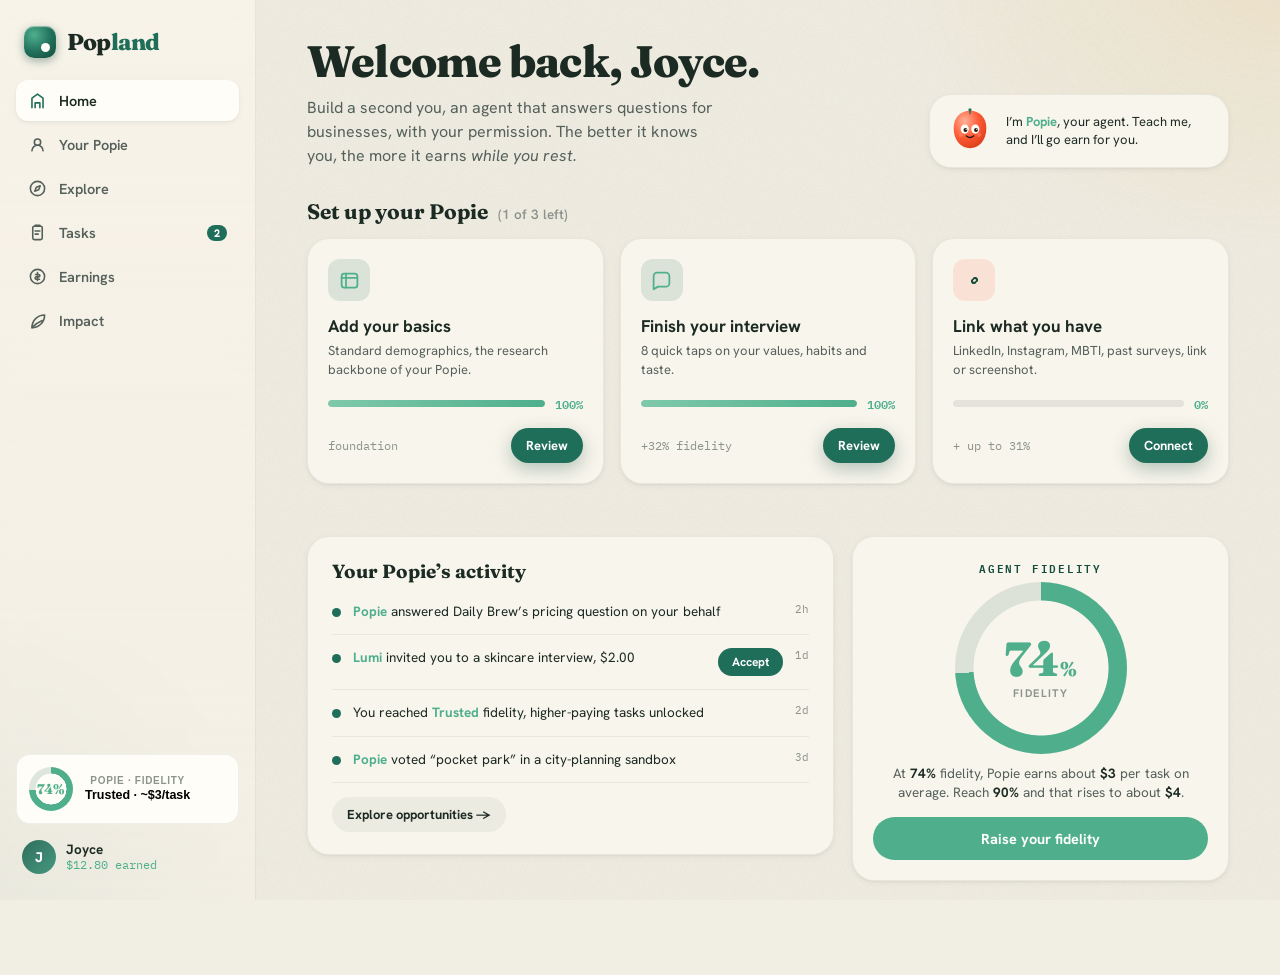
<file: prototype/index.html>
<!DOCTYPE html>
<html lang="en">
<head>
  <meta charset="UTF-8" />
  <meta name="viewport" content="width=device-width, initial-scale=1.0" />
  <title>Popland · build your Popie</title>
  <meta name="description" content="Build a Popie that represents you, and lend your voice where it matters." />
  <link rel="stylesheet" href="styles.css?v=5" />
  <link rel="icon" href="data:image/svg+xml,%3Csvg xmlns='http://www.w3.org/2000/svg' viewBox='0 0 32 32'%3E%3Crect width='32' height='32' rx='9' fill='%231F6E5A'/%3E%3Ccircle cx='21' cy='21' r='5' fill='%23D99A2B'/%3E%3C/svg%3E" />
</head>
<body>
  <div class="bg-field"></div>
  <div class="grain"></div>
  <div class="site">
    <aside class="sidebar" id="sidebar"></aside>
    <main class="main"><div class="wrap" id="main"></div></main>
  </div>
  <script src="app.js?v=7"></script>
</body>
</html>
</file>
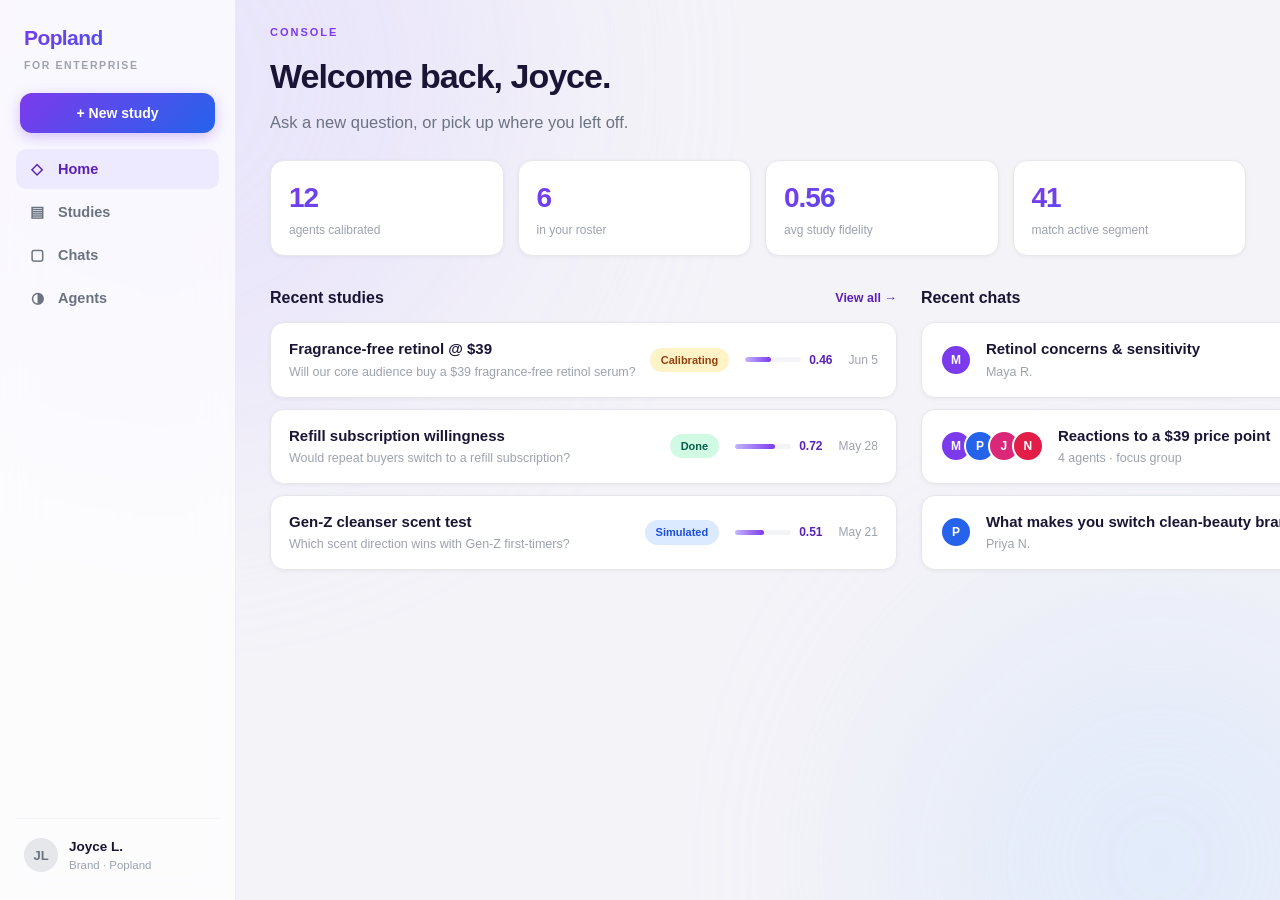
<file: b-end/console.html>
<!DOCTYPE html>
<html lang="en">
<head>
  <meta charset="UTF-8"/>
  <meta name="viewport" content="width=device-width, initial-scale=1.0"/>
  <title>Popland — Research Console</title>
  <link rel="stylesheet" href="styles.css"/>
</head>
<body class="has-console">
  <div class="bg-shape s1"></div>
  <div class="bg-shape s2"></div>

  <div class="console">
    <aside class="sidebar" id="sidebar"></aside>
    <div class="console-main">
      <div id="subnav"></div>
      <main id="app"></main>
    </div>
  </div>

  <div class="toast" id="toast"></div>
  <script src="console.js"></script>
</body>
</html>
</file>
<file: styles.css>
/* ============================================================
   POPLAND · combined demo hub — website + mobile, one page
   ============================================================ */
@import url('https://fonts.googleapis.com/css2?family=Fraunces:ital,opsz,wght@0,9..144,400..900;1,9..144,400..900&family=Hanken+Grotesk:wght@400;500;600;700;800&family=IBM+Plex+Mono:wght@400;500;600&display=swap');

:root{
  --paper:#F1EEE3; --paper-2:#F8F5EC; --paper-3:#FFFDF7;
  --ink:#1B2A22; --ink-soft:#54605A; --ink-faint:#8B948C;
  --persimmon:#1F6E5A; --persimmon-d:#134C3B; --spruce:#4FAF8C; --spruce-l:#7FC9AB; --gold:#D99A2B;
  --line:rgba(27,42,34,.12); --line-2:rgba(27,42,34,.07);
  --shadow:0 4px 14px rgba(27,42,34,.08),0 14px 40px rgba(27,42,34,.10);
  --shadow-lg:0 12px 34px rgba(27,42,34,.14),0 30px 70px rgba(27,42,34,.18);
  --ease:cubic-bezier(.22,.61,.36,1);
}
*{box-sizing:border-box;margin:0;padding:0;}
html,body{min-height:100%;}
body{font-family:'Hanken Grotesk',system-ui,sans-serif;color:var(--ink);-webkit-font-smoothing:antialiased;
  background:
    radial-gradient(55vw 45vw at 100% -8%,rgba(232,164,39,.16),transparent 60%),
    radial-gradient(50vw 48vw at -8% 8%,rgba(255,90,54,.13),transparent 60%),
    radial-gradient(55vw 50vw at 70% 108%,rgba(47,110,92,.13),transparent 60%),
    var(--paper);
  overflow-x:hidden;}
.grain{position:fixed;inset:0;z-index:0;pointer-events:none;opacity:.4;mix-blend-mode:multiply;
  background-image:url("data:image/svg+xml,%3Csvg xmlns='http://www.w3.org/2000/svg' width='160' height='160'%3E%3Cfilter id='n'%3E%3CfeTurbulence type='fractalNoise' baseFrequency='.9' numOctaves='2' stitchTiles='stitch'/%3E%3C/filter%3E%3Crect width='100%25' height='100%25' filter='url(%23n)' opacity='.3'/%3E%3C/svg%3E");}

/* header */
.top{position:sticky;top:0;z-index:50;display:flex;align-items:center;justify-content:space-between;gap:20px;
  padding:14px clamp(16px,4vw,48px);backdrop-filter:blur(12px);
  background:linear-gradient(180deg,rgba(242,235,219,.88),rgba(242,235,219,.55));border-bottom:1px solid var(--line-2);}
.brand{display:flex;align-items:center;gap:11px;}
.brand .mark{width:32px;height:32px;border-radius:10px;position:relative;flex:none;
  background:radial-gradient(circle at 32% 28%,#ff9270,var(--persimmon) 55%,var(--persimmon-d));
  box-shadow:0 3px 10px rgba(220,63,27,.4),inset 0 1px 1px rgba(255,255,255,.5);}
.brand .mark::after{content:"";position:absolute;width:9px;height:9px;border-radius:50%;background:var(--paper-3);right:6px;bottom:6px;}
.brand .name{font-family:'Fraunces',serif;font-size:23px;font-weight:800;letter-spacing:-.02em;}
.brand .name span{color:var(--persimmon);}
.brand .tag{font-family:'IBM Plex Mono',monospace;font-size:10px;letter-spacing:.14em;text-transform:uppercase;color:var(--ink-faint);border:1px solid var(--line);border-radius:100px;padding:3px 9px;margin-left:6px;}
.seg{display:flex;gap:4px;padding:4px;background:rgba(36,26,17,.05);border:1px solid var(--line-2);border-radius:100px;}
.seg button{font:inherit;font-size:13.5px;font-weight:600;cursor:pointer;border:0;background:transparent;color:var(--ink-soft);padding:8px 16px;border-radius:100px;transition:all .2s var(--ease);}
.seg button:hover{color:var(--ink);}
.seg button.on{background:var(--paper-3);color:var(--ink);box-shadow:var(--shadow);}

/* hero */
.wrap{position:relative;z-index:2;max-width:1280px;margin:0 auto;padding:clamp(24px,4vw,48px) clamp(16px,4vw,48px) 90px;}
.hero{text-align:center;max-width:760px;margin:0 auto 8px;}
.hero .eyebrow{font-family:'IBM Plex Mono',monospace;font-size:11px;letter-spacing:.16em;text-transform:uppercase;color:var(--persimmon-d);font-weight:600;}
.hero h1{font-family:'Fraunces',serif;font-weight:800;letter-spacing:-.02em;font-size:clamp(34px,5.5vw,56px);line-height:1.02;margin:12px 0;}
.hero h1 em{color:var(--persimmon);font-style:italic;}
.hero p{color:var(--ink-soft);font-size:clamp(15px,2vw,18px);line-height:1.55;max-width:60ch;margin:0 auto;}

/* stage with the two devices */
.stage{display:flex;align-items:center;justify-content:center;gap:clamp(18px,3vw,44px);flex-wrap:wrap;margin-top:38px;}
.device{display:flex;flex-direction:column;align-items:center;gap:14px;animation:rise .6s var(--ease) both;}
.device .cap{text-align:center;}
.device .cap .role{font-family:'IBM Plex Mono',monospace;font-size:11px;letter-spacing:.14em;text-transform:uppercase;color:var(--persimmon-d);font-weight:600;}
.device .cap h2{font-family:'Fraunces',serif;font-weight:700;font-size:22px;margin:4px 0 4px;}
.device .cap p{font-size:13.5px;color:var(--ink-soft);line-height:1.45;max-width:34ch;margin:0 auto;}
.device .openfull{margin-top:6px;font:inherit;font-size:13px;font-weight:700;color:var(--spruce);text-decoration:none;display:inline-flex;align-items:center;gap:6px;border:1px solid rgba(47,110,92,.3);background:rgba(47,110,92,.07);padding:8px 15px;border-radius:100px;transition:all .18s var(--ease);}
.device .openfull:hover{background:rgba(47,110,92,.13);}
.try{font-size:12.5px;color:var(--ink-soft);background:var(--paper-2);border:1px solid var(--line-2);border-radius:12px;padding:9px 13px;max-width:300px;line-height:1.4;box-shadow:var(--shadow);}
.try b{color:var(--ink);}

/* browser mockup (website) */
.browser{border-radius:16px;overflow:hidden;box-shadow:var(--shadow-lg);border:1px solid var(--line);background:#fff;}
.browser .bar{height:40px;display:flex;align-items:center;gap:8px;padding:0 14px;background:#ece4d6;border-bottom:1px solid var(--line-2);}
.browser .bar i{width:11px;height:11px;border-radius:50%;background:#cdbfa6;}
.browser .bar i:nth-child(1){background:#ff6157;}.browser .bar i:nth-child(2){background:#ffbd2e;}.browser .bar i:nth-child(3){background:#28c840;}
.browser .bar .url{flex:1;margin-left:8px;font-family:'IBM Plex Mono',monospace;font-size:12px;color:var(--ink-soft);background:var(--paper-3);border-radius:8px;padding:5px 12px;text-align:center;}
.browser .screen{position:relative;width:760px;height:475px;overflow:hidden;background:var(--paper);}
.browser .screen iframe{position:absolute;top:0;left:0;width:1373px;height:858px;border:0;transform:scale(.5535);transform-origin:top left;}

/* phone (mobile iframe already carries its own frame) */
.phone-wrap{position:relative;width:340px;height:676px;overflow:hidden;}
.phone-wrap iframe{position:absolute;top:0;left:0;width:425px;height:845px;border:0;transform:scale(.8);transform-origin:top left;}

/* focus modes */
body.mode-web .col-mobile{display:none;}
body.mode-mobile .col-web{display:none;}
/* mode-specific hero + bottom copy */
.hero-v,.connect-v{display:none;}
body.mode-both .hero-both,body.mode-both .connect-both{display:block;}
body.mode-web .hero-web,body.mode-web .connect-web{display:block;}
body.mode-mobile .hero-mobile,body.mode-mobile .connect-mobile{display:block;}

/* how-they-connect strip */
.connect{margin-top:64px;}
.connect h3{text-align:center;font-family:'Fraunces',serif;font-weight:700;font-size:24px;margin-bottom:6px;}
.connect .lead{text-align:center;color:var(--ink-soft);font-size:14.5px;margin-bottom:26px;}
.steps{display:grid;grid-template-columns:repeat(3,1fr);gap:18px;max-width:900px;margin:0 auto;}
@media (max-width:760px){.steps{grid-template-columns:1fr;}}
.step{background:var(--paper-2);border:1px solid var(--line-2);border-radius:20px;padding:22px;box-shadow:var(--shadow);}
.step .n{font-family:'IBM Plex Mono',monospace;font-size:12px;color:var(--persimmon-d);font-weight:600;}
.step .ic{font-size:30px;margin:8px 0 10px;}
.step h4{font-family:'Fraunces',serif;font-weight:700;font-size:18px;margin-bottom:6px;}
.step p{font-size:13.5px;color:var(--ink-soft);line-height:1.5;}
.step .arrow{position:relative;}

.note{text-align:center;color:var(--ink-faint);font-size:12px;margin-top:36px;max-width:60ch;margin-left:auto;margin-right:auto;line-height:1.5;}

@keyframes rise{from{opacity:0;transform:translateY(16px);}to{opacity:1;transform:none;}}
.col-web{animation-delay:.05s;}.col-mobile{animation-delay:.15s;}
</file>
<file: mobile/styles.css>
/* ============================================================
   POPLAND · mobile - "Tune your Pop"
   Swipe-first persona calibration. Phone-framed for demo.
   ============================================================ */
@import url('https://fonts.googleapis.com/css2?family=Fraunces:ital,opsz,wght@0,9..144,400..900;1,9..144,400..900&family=Hanken+Grotesk:wght@400;500;600;700;800&family=IBM+Plex+Mono:wght@400;500;600&display=swap');

:root{
  --paper:#F1EEE3; --paper-2:#F8F5EC; --paper-3:#FFFDF7;
  --ink:#1B2A22; --ink-soft:#54605A; --ink-faint:#8B948C;
  --persimmon:#1F6E5A; --persimmon-d:#134C3B; --spruce:#4FAF8C; --spruce-l:#7FC9AB; --gold:#D99A2B;
  --line:rgba(27,42,34,.12); --line-2:rgba(27,42,34,.07);
  --shadow:0 4px 14px rgba(27,42,34,.08),0 14px 40px rgba(27,42,34,.10);
  --shadow-lg:0 12px 34px rgba(27,42,34,.14),0 30px 70px rgba(27,42,34,.18);
  --ease:cubic-bezier(.22,.61,.36,1);
}
*{box-sizing:border-box;margin:0;padding:0;-webkit-tap-highlight-color:transparent;}
html,body{height:100%;}
body{font-family:'Hanken Grotesk',system-ui,sans-serif;color:var(--ink);
  background:
    radial-gradient(50vw 40vw at 100% -6%,rgba(232,164,39,.16),transparent 60%),
    radial-gradient(46vw 44vw at -6% 102%,rgba(47,110,92,.13),transparent 60%),
    var(--paper);
  display:grid;place-items:center;min-height:100vh;padding:24px 12px;-webkit-font-smoothing:antialiased;}

/* ---------- phone frame ---------- */
.phone{width:392px;max-width:100%;height:min(844px,calc(100vh - 48px));background:#16110b;border-radius:54px;padding:11px;
  box-shadow:var(--shadow-lg),inset 0 0 0 2px rgba(255,255,255,.06);position:relative;flex:none;}
.phone::before{content:"";position:absolute;right:-3px;top:160px;width:3px;height:64px;background:#2a2118;border-radius:0 3px 3px 0;}
.screen{position:relative;height:100%;border-radius:44px;overflow:hidden;background:var(--paper);display:flex;flex-direction:column;}
.notch{position:absolute;top:9px;left:50%;transform:translateX(-50%);width:108px;height:28px;background:#16110b;border-radius:100px;z-index:30;}
.statusbar{height:44px;flex:none;display:flex;align-items:center;justify-content:space-between;padding:0 26px 0 30px;font-size:13px;font-weight:700;}
.statusbar .dots{display:flex;gap:4px;align-items:center;}
.statusbar .dots i{width:5px;height:5px;border-radius:50%;background:var(--ink);}
.view{flex:1;overflow-y:auto;overflow-x:hidden;display:flex;flex-direction:column;}
.view::-webkit-scrollbar{width:0;}

/* ---------- top hud ---------- */
.hud{display:flex;align-items:center;gap:12px;padding:6px 20px 12px;flex:none;}
.hud .mini-ring{--p:0;width:46px;height:46px;border-radius:50%;flex:none;display:grid;place-items:center;
  background:radial-gradient(closest-side,var(--paper) 70%,transparent 71%),conic-gradient(var(--spruce) calc(var(--p)*1%),rgba(47,110,92,.16) 0);
  transition:--p .6s var(--ease);}
.hud .mini-ring b{font-family:'Fraunces',serif;font-size:14px;color:var(--spruce);}
.hud .meta{flex:1;min-width:0;}
.hud .meta .k{font-size:10.5px;font-weight:700;letter-spacing:.08em;text-transform:uppercase;color:var(--ink-faint);}
.hud .meta .v{font-weight:700;font-size:14px;line-height:1.2;}
.hud .earn{font-family:'IBM Plex Mono',monospace;font-weight:600;font-size:13px;color:var(--spruce);background:rgba(47,110,92,.1);padding:7px 12px;border-radius:100px;flex:none;}

/* ---------- TUNE deck ---------- */
.tune{flex:1;display:flex;flex-direction:column;padding:0 20px;}
.tune-head{text-align:center;margin-bottom:10px;}
.tune-head .eyebrow{font-family:'IBM Plex Mono',monospace;font-size:10.5px;letter-spacing:.14em;text-transform:uppercase;color:var(--persimmon-d);font-weight:600;}
.tune-head h1{font-family:'Fraunces',serif;font-weight:800;font-size:23px;margin-top:2px;}
.counter{font-family:'IBM Plex Mono',monospace;font-size:11.5px;color:var(--ink-faint);margin-top:3px;}

.deck{position:relative;flex:1;min-height:380px;margin:6px 0 4px;}
.card{position:absolute;inset:0;border-radius:26px;overflow:hidden;background:var(--paper-2);border:1px solid var(--line-2);box-shadow:var(--shadow);
  display:flex;flex-direction:column;padding:24px;touch-action:none;}
.card.back{transform:scale(.94) translateY(14px);opacity:.6;box-shadow:none;}
.card.top{cursor:grab;}
.card.top:active{cursor:grabbing;}
.card .tag{font-family:'IBM Plex Mono',monospace;font-size:10.5px;letter-spacing:.12em;text-transform:uppercase;font-weight:600;color:var(--ink-faint);}
.card .emoji{font-size:46px;margin:auto auto 8px;}
.swipe-card{background:linear-gradient(155deg,#fff8f1,#ffe9df);}
.swipe-card .q{font-family:'Fraunces',serif;font-weight:700;font-size:27px;line-height:1.18;text-align:center;margin:auto 0;}
.swipe-card .hint{text-align:center;font-size:12px;color:var(--ink-faint);margin-top:auto;}
.mc-card .q{font-family:'Fraunces',serif;font-weight:700;font-size:23px;line-height:1.22;margin:8px 0 16px;}
.mc-opts{display:flex;flex-direction:column;gap:10px;margin-top:auto;}
.mc-opt{font:inherit;font-size:15px;font-weight:600;text-align:left;padding:14px 16px;border-radius:14px;border:1px solid var(--line);background:var(--paper-3);color:var(--ink);cursor:pointer;transition:all .15s var(--ease);}
.mc-opt:hover{border-color:var(--spruce-l);transform:translateY(-1px);}
.mc-opt.picked{border-color:var(--spruce);background:rgba(47,110,92,.12);color:var(--spruce);}

.stamp{position:absolute;top:30px;font-family:'Fraunces',serif;font-weight:800;font-size:26px;border:4px solid;padding:4px 14px;border-radius:12px;opacity:0;pointer-events:none;z-index:5;}
.stamp.like{left:24px;transform:rotate(-15deg);color:var(--spruce);border-color:var(--spruce);}
.stamp.nope{right:24px;transform:rotate(15deg);color:var(--persimmon);border-color:var(--persimmon);}

.swipe-actions{display:flex;justify-content:center;gap:26px;padding:12px 0 14px;flex:none;}
.swipe-actions button{width:62px;height:62px;border-radius:50%;border:0;cursor:pointer;display:grid;place-items:center;font-size:24px;box-shadow:var(--shadow);transition:transform .15s var(--ease);}
.swipe-actions button:active{transform:scale(.92);}
.sa-nope{background:var(--paper-3);color:var(--persimmon-d);}
.sa-info{width:48px !important;height:48px !important;align-self:center;background:var(--paper-3);color:var(--gold);font-size:18px;}
.sa-like{background:var(--spruce);color:#fff;}

/* ---------- interstitial / done ---------- */
.inter{flex:1;display:flex;flex-direction:column;align-items:center;justify-content:center;text-align:center;padding:30px 28px;}
.inter .pip{width:96px;height:96px;margin-bottom:8px;}
.inter .big{font-family:'Fraunces',serif;font-weight:800;font-size:64px;line-height:1;color:var(--spruce);}
.inter .lbl{font-size:13px;font-weight:700;letter-spacing:.08em;text-transform:uppercase;color:var(--ink-faint);margin-bottom:18px;}
.inter h2{font-family:'Fraunces',serif;font-weight:800;font-size:24px;line-height:1.2;}
.inter p{color:var(--ink-soft);font-size:14.5px;line-height:1.5;margin:10px 0 22px;max-width:30ch;}
.gain-bar{width:100%;max-width:240px;height:10px;border-radius:100px;background:rgba(27,42,34,.09);overflow:hidden;margin:6px 0 4px;}
.gain-bar i{display:block;height:100%;border-radius:100px;background:linear-gradient(90deg,var(--spruce-l),var(--spruce));transition:width .8s var(--ease);}
.earn-teaser{font-family:'IBM Plex Mono',monospace;font-size:13px;color:var(--spruce);background:rgba(47,110,92,.1);padding:7px 14px;border-radius:100px;margin-bottom:20px;}

.btn{font:inherit;font-weight:700;font-size:16px;cursor:pointer;border:0;border-radius:100px;padding:15px 26px;display:inline-flex;align-items:center;justify-content:center;gap:8px;transition:transform .15s var(--ease),background .2s;}
.btn:active{transform:translateY(1px) scale(.99);}
.btn-primary{background:var(--persimmon);color:#fff;box-shadow:0 6px 18px rgba(19,76,59,.32);}
.btn-primary:hover{background:var(--persimmon-d);}
.btn-spruce{background:var(--spruce);color:#fff;}
.btn-ghost{background:rgba(27,42,34,.06);color:var(--ink);}
.btn-block{width:100%;}

/* ---------- TASKS ---------- */
.page{flex:1;padding:4px 20px 16px;}
.page h1{font-family:'Fraunces',serif;font-weight:800;font-size:26px;margin:4px 0 3px;}
.page .sub{color:var(--ink-soft);font-size:13.5px;line-height:1.45;margin-bottom:16px;}
.mtask{background:var(--paper-2);border:1px solid var(--line-2);border-radius:20px;padding:16px;margin-bottom:12px;box-shadow:var(--shadow);}
.mtask .row1{display:flex;align-items:center;gap:11px;}
.mtask .lg{width:42px;height:42px;border-radius:12px;display:grid;place-items:center;color:#fff;font-weight:800;font-size:16px;flex:none;}
.mtask .who{flex:1;min-width:0;display:flex;flex-direction:column;line-height:1.25;}
.mtask .who .o{font-size:11.5px;color:var(--ink-faint);font-weight:700;text-transform:uppercase;letter-spacing:.05em;}
.mtask .who .t{font-weight:700;font-size:15px;line-height:1.2;margin-top:2px;}
.mtask .rew{font-family:'Fraunces',serif;font-weight:800;font-size:20px;color:var(--spruce);}
.mtask .d{font-size:12.5px;color:var(--ink-soft);line-height:1.4;margin:10px 0 12px;}
.mtask .acts{display:flex;gap:10px;}
.mtask .acts .btn{flex:1;font-size:14px;padding:11px;}
.mtask.resolved{opacity:.75;}
.mtask .resolved-flag{font-weight:700;font-size:13.5px;display:flex;align-items:center;gap:8px;}
.mtask .resolved-flag.acc{color:var(--spruce);}
.mtask .resolved-flag.dec{color:var(--ink-faint);}

/* ---------- ME ---------- */
.me-hero{display:flex;flex-direction:column;align-items:center;text-align:center;padding:8px 0 6px;}
.orb{width:92px;height:92px;border-radius:50%;display:grid;place-items:center;box-shadow:var(--shadow);margin-bottom:10px;}
.me-hero .nm{font-family:'Fraunces',serif;font-weight:800;font-size:24px;}
.me-hero .pills{display:flex;gap:7px;margin-top:8px;flex-wrap:wrap;justify-content:center;}
.pill{font-size:12px;font-weight:700;padding:5px 11px;border-radius:100px;}
.pill-spruce{background:rgba(47,110,92,.13);color:var(--spruce);}
.pill-gold{background:rgba(232,164,39,.18);color:#9a6a06;}
.pill-ink{background:rgba(27,42,34,.07);color:var(--ink-soft);}
.me-card{background:var(--paper-2);border:1px solid var(--line-2);border-radius:18px;padding:16px;margin-top:14px;box-shadow:var(--shadow);}
.me-card h3{font-family:'Fraunces',serif;font-weight:700;font-size:16px;margin-bottom:10px;}
.kgroup{display:flex;gap:10px;align-items:baseline;margin-bottom:9px;}
.kgroup .kl{font-family:'IBM Plex Mono',monospace;font-size:10px;letter-spacing:.06em;text-transform:uppercase;color:var(--ink-faint);font-weight:600;width:62px;flex:none;padding-top:4px;}
.kchips{display:flex;flex-wrap:wrap;gap:6px;flex:1;}
.chip{font-size:12px;font-weight:600;padding:5px 10px;border-radius:100px;background:rgba(27,42,34,.06);color:var(--ink-soft);}
.chip.t{background:rgba(47,110,92,.1);color:var(--spruce);}
.setrow{display:flex;align-items:center;gap:12px;padding:12px 0;border-bottom:1px solid var(--line-2);}
.setrow:last-child{border-bottom:0;}
.setrow .si{width:34px;height:34px;border-radius:10px;background:rgba(27,42,34,.05);display:grid;place-items:center;flex:none;}
.setrow .st{flex:1;font-weight:600;font-size:14px;}
.setrow .st small{display:block;font-weight:500;font-size:11.5px;color:var(--ink-faint);}
.toggle{width:46px;height:27px;border-radius:100px;background:rgba(27,42,34,.18);position:relative;cursor:pointer;border:0;transition:background .2s;flex:none;}
.toggle::after{content:"";position:absolute;width:21px;height:21px;border-radius:50%;background:#fff;top:3px;left:3px;transition:left .2s var(--ease);box-shadow:0 1px 3px rgba(0,0,0,.2);}
.toggle.on{background:var(--spruce);}
.toggle.on::after{left:22px;}

/* ---------- tab bar ---------- */
.tabbar{flex:none;display:flex;justify-content:space-around;align-items:center;padding:10px 14px 18px;border-top:1px solid var(--line-2);background:var(--paper-3);}
.tabbar button{font:inherit;border:0;background:transparent;cursor:pointer;display:flex;flex-direction:column;align-items:center;gap:3px;color:var(--ink-faint);font-size:10.5px;font-weight:700;padding:4px 12px;border-radius:12px;position:relative;}
.tabbar button svg{width:23px;height:23px;}
.tabbar button.on{color:var(--persimmon);}
.tabbar .badge{position:absolute;top:-2px;right:6px;background:var(--persimmon);color:#fff;font-size:10px;font-weight:800;border-radius:100px;min-width:16px;height:16px;display:grid;place-items:center;padding:0 4px;}

.pip{display:block;}
.fade{animation:fadeUp .4s var(--ease) both;}
@keyframes fadeUp{from{opacity:0;transform:translateY(12px);}to{opacity:1;transform:none;}}
@property --p{syntax:'<number>';inherits:false;initial-value:0;}
.center{text-align:center;}
</file>
<file: prototype/styles.css>
/* ============================================================
   POPLAND · consumer website
   Warm, Mercor-inspired. Sidebar + main. Hand-written CSS.
   ============================================================ */

@import url('https://fonts.googleapis.com/css2?family=Fraunces:ital,opsz,wght@0,9..144,400..900;1,9..144,400..900&family=Hanken+Grotesk:wght@400;500;600;700;800&family=IBM+Plex+Mono:wght@400;500;600&display=swap');

:root {
  --paper:    #F1EEE3;
  --paper-2:  #F8F5EC;
  --paper-3:  #FFFDF7;
  --ink:      #1B2A22;
  --ink-soft: #54605A;
  --ink-faint:#8B948C;
  --persimmon:#1F6E5A;
  --persimmon-d:#134C3B;
  --spruce:   #4FAF8C;
  --spruce-l: #7FC9AB;
  --gold:     #D99A2B;
  --line:     rgba(27,42,34,.12);
  --line-2:   rgba(27,42,34,.07);

  --shadow-sm: 0 1px 2px rgba(27,42,34,.05), 0 2px 6px rgba(27,42,34,.05);
  --shadow:    0 4px 14px rgba(27,42,34,.07), 0 14px 40px rgba(27,42,34,.09);
  --shadow-lg: 0 12px 34px rgba(27,42,34,.12), 0 30px 70px rgba(27,42,34,.15);

  --r-sm: 11px; --r: 16px; --r-lg: 22px; --r-xl: 30px;
  --ease: cubic-bezier(.22,.61,.36,1);
  --sb: 256px;
}

* { box-sizing: border-box; margin: 0; padding: 0; }
html, body { height: 100%; }
body {
  font-family: 'Hanken Grotesk', system-ui, sans-serif;
  color: var(--ink); background: var(--paper);
  -webkit-font-smoothing: antialiased; text-rendering: optimizeLegibility;
}
a { color: inherit; }

.bg-field {
  position: fixed; inset: 0; z-index: 0; pointer-events: none;
  background:
    radial-gradient(50vw 40vw at 100% -6%, rgba(232,164,39,.13), transparent 60%),
    radial-gradient(46vw 44vw at -6% 102%, rgba(47,110,92,.11), transparent 60%);
}
.grain {
  position: fixed; inset: 0; z-index: 1; pointer-events: none; opacity: .42; mix-blend-mode: multiply;
  background-image: url("data:image/svg+xml,%3Csvg xmlns='http://www.w3.org/2000/svg' width='160' height='160'%3E%3Cfilter id='n'%3E%3CfeTurbulence type='fractalNoise' baseFrequency='.9' numOctaves='2' stitchTiles='stitch'/%3E%3C/filter%3E%3Crect width='100%25' height='100%25' filter='url(%23n)' opacity='.3'/%3E%3C/svg%3E");
}

/* ============================================================
   LAYOUT
   ============================================================ */
.site { position: relative; z-index: 2; display: grid; grid-template-columns: var(--sb) 1fr; min-height: 100vh; }

.sidebar {
  position: sticky; top: 0; height: 100vh; align-self: start;
  display: flex; flex-direction: column; padding: 22px 16px;
  background: linear-gradient(180deg, rgba(251,246,236,.7), rgba(251,246,236,.45));
  backdrop-filter: blur(10px); border-right: 1px solid var(--line-2);
}
.sb-brand { display: flex; align-items: center; gap: 11px; padding: 4px 8px 22px; }
.sb-brand .mark {
  width: 32px; height: 32px; border-radius: 10px; position: relative; flex: none;
  background: radial-gradient(circle at 32% 28%, #4faf8c, var(--persimmon) 55%, var(--persimmon-d));
  box-shadow: 0 3px 10px rgba(19,76,59,.4), inset 0 1px 1px rgba(255,255,255,.5);
}
.sb-brand .mark::after { content:""; position:absolute; width:9px; height:9px; border-radius:50%; background:var(--paper-3); right:6px; bottom:6px; }
.sb-brand .name { font-family:'Fraunces',serif; font-size:23px; font-weight:800; letter-spacing:-.02em; }
.sb-brand .name span { color: var(--persimmon); }

.sb-nav { display: flex; flex-direction: column; gap: 3px; }
.sb-nav button {
  font: inherit; font-size: 14.5px; font-weight: 600; cursor: pointer; text-align: left;
  display: flex; align-items: center; gap: 12px; width: 100%;
  border: 0; background: transparent; color: var(--ink-soft);
  padding: 11px 12px; border-radius: 12px; transition: all .18s var(--ease);
}
.sb-nav button svg { width: 19px; height: 19px; flex: none; }
.sb-nav button .badge { margin-left: auto; font-size: 11px; font-weight: 800; background: var(--persimmon); color: #fff; border-radius: 100px; padding: 1px 7px; }
.sb-nav button:hover { background: rgba(27,42,34,.05); color: var(--ink); }
.sb-nav button.on { background: var(--paper-3); color: var(--ink); box-shadow: var(--shadow-sm); }
.sb-nav button.on svg { color: var(--persimmon); }

.sb-foot { margin-top: auto; display: flex; flex-direction: column; gap: 12px; }
.sb-fid {
  display: flex; align-items: center; gap: 12px; padding: 12px; border-radius: 14px;
  background: var(--paper-3); border: 1px solid var(--line-2); cursor: pointer;
}
.sb-fid .mini-ring {
  --p: 0; width: 44px; height: 44px; border-radius: 50%; flex: none; display: grid; place-items: center;
  background: radial-gradient(closest-side, var(--paper-3) 70%, transparent 71%),
    conic-gradient(var(--spruce) calc(var(--p)*1%), rgba(47,110,92,.16) 0);
  transition: --p .6s var(--ease);
}
.sb-fid .mini-ring b { font-family:'Fraunces',serif; font-size: 14px; color: var(--spruce); }
.sb-fid .t { font-size: 12px; display:flex; flex-direction:column; gap:2px; min-width:0; }
.sb-fid .t .k { color: var(--ink-faint); font-weight: 700; text-transform: uppercase; letter-spacing: .07em; font-size: 10px; }
.sb-fid .t .v { font-weight: 700; font-size: 12.5px; line-height:1.2; }
.sb-user { display: flex; align-items: center; gap: 10px; padding: 4px 6px; }
.sb-user .av { width: 34px; height: 34px; border-radius: 50%; background: linear-gradient(135deg,#2f6e5c,#46987f); color:#fff; display:grid; place-items:center; font-weight:800; font-size:14px; flex:none; }
.sb-user .who { display:flex; flex-direction:column; line-height:1.25; }
.sb-user .who .n { font-weight: 700; font-size: 13.5px; }
.sb-user .who .b { font-size: 11.5px; color: var(--spruce); font-family:'IBM Plex Mono',monospace; }

.main { min-width: 0; padding: 34px clamp(20px,4vw,56px) 80px; }
.wrap { max-width: 1080px; margin: 0 auto; }

/* ============================================================
   Type & shared
   ============================================================ */
.eyebrow { font-family:'IBM Plex Mono',monospace; font-size:11px; letter-spacing:.16em; text-transform:uppercase; color:var(--persimmon-d); font-weight:600; }
.display { font-family:'Fraunces',serif; font-weight:800; letter-spacing:-.02em; line-height:1.04; }
.page-head { margin-bottom: 26px; }
.page-head h1 { font-size: clamp(30px,4vw,42px); }
.page-head h1 em { color: var(--persimmon); font-style: italic; }
.page-head p { color: var(--ink-soft); font-size: 16px; margin-top: 10px; max-width: 56ch; line-height: 1.5; }
.muted { color: var(--ink-soft); }
.section-title { font-family:'Fraunces',serif; font-weight:700; font-size:20px; margin: 30px 0 14px; display:flex; align-items:baseline; gap:10px; }
.section-title .step { font-family:'IBM Plex Mono',monospace; font-size:13px; color:var(--persimmon-d); }
.section-title .done { margin-left:auto; font-size:12.5px; color:var(--spruce); font-weight:700; }

.btn { font:inherit; font-weight:700; font-size:14.5px; cursor:pointer; border:0; border-radius:100px; padding:12px 20px; display:inline-flex; align-items:center; justify-content:center; gap:8px; transition: transform .15s var(--ease), box-shadow .2s, background .2s; white-space:nowrap; }
.btn:active { transform: translateY(1px) scale(.99); }
.btn-primary { background: var(--persimmon); color:#fff; box-shadow:0 6px 18px rgba(19,76,59,.3); }
.btn-primary:hover { background: var(--persimmon-d); }
.btn-dark { background: var(--ink); color: var(--paper-2); }
.btn-ghost { background: rgba(27,42,34,.05); color: var(--ink); }
.btn-ghost:hover { background: rgba(27,42,34,.09); }
.btn-spruce { background: var(--spruce); color:#fff; }
.btn-sm { padding: 9px 15px; font-size: 13px; }
.btn-block { width: 100%; }

.pill { display:inline-flex; align-items:center; gap:6px; font-size:12px; font-weight:700; padding:4px 10px; border-radius:100px; }
.pill-spruce { background: rgba(47,110,92,.13); color: var(--spruce); }
.pill-gold { background: rgba(232,164,39,.18); color:#9a6a06; }
.pill-pers { background: rgba(255,90,54,.13); color: var(--persimmon-d); }
.pill-ink { background: rgba(27,42,34,.07); color: var(--ink-soft); }

.card { background: var(--paper-2); border:1px solid var(--line-2); border-radius: var(--r-lg); padding: 20px; box-shadow: var(--shadow-sm); }

/* ============================================================
   HOME
   ============================================================ */
.hello { display:flex; align-items:flex-end; justify-content:space-between; gap:24px; flex-wrap:wrap; margin-bottom: 8px; }
.hello h1 { font-family:'Fraunces',serif; font-weight:800; font-size: clamp(30px,4vw,44px); letter-spacing:-.02em; }
.hello p { color: var(--ink-soft); font-size: 16px; margin-top: 8px; max-width: 46ch; line-height:1.5; }
.hello .pip-hi { display:flex; align-items:center; gap:12px; background:var(--paper-2); border:1px solid var(--line-2); border-radius:var(--r-lg); padding:12px 16px; box-shadow:var(--shadow-sm); max-width:300px; }
.hello .pip-hi .pip { width:48px; height:48px; flex:none; }
.hello .pip-hi span { font-size:13px; line-height:1.4; }
.hello .pip-hi b { color: var(--spruce); }

.tasks-head { display:flex; align-items:baseline; gap:10px; margin: 30px 0 14px; }
.tasks-head h2 { font-family:'Fraunces',serif; font-weight:700; font-size:21px; }
.tasks-head .c { font-size:13.5px; color: var(--ink-faint); font-weight:600; }

.task-cards { display:grid; grid-template-columns: repeat(3,1fr); gap:16px; }
@media (max-width: 900px){ .task-cards { grid-template-columns:1fr; } }
.tcard { background: var(--paper-2); border:1px solid var(--line-2); border-radius:var(--r-lg); padding:20px; display:flex; flex-direction:column; min-height:188px; box-shadow:var(--shadow-sm); transition: transform .18s var(--ease), box-shadow .2s; }
.tcard:hover { transform: translateY(-3px); box-shadow: var(--shadow); }
.tcard .tc-ic { width:42px; height:42px; border-radius:12px; display:grid; place-items:center; background:rgba(255,90,54,.12); color:var(--persimmon-d); margin-bottom:14px; }
.tcard.done .tc-ic { background: rgba(47,110,92,.14); color: var(--spruce); }
.tcard .tc-ic svg { width:21px; height:21px; }
.tcard h3 { font-size:17px; font-weight:700; }
.tcard p { font-size:13px; color: var(--ink-soft); margin-top:5px; line-height:1.45; flex:1; }
.tcard .prog { display:flex; align-items:center; gap:10px; margin:14px 0; }
.tcard .prog .bar { flex:1; height:7px; border-radius:100px; background:rgba(27,42,34,.09); overflow:hidden; }
.tcard .prog .bar i { display:block; height:100%; border-radius:100px; background:linear-gradient(90deg,var(--spruce-l),var(--spruce)); transition: width .6s var(--ease); }
.tcard .prog .pct { font-family:'IBM Plex Mono',monospace; font-size:12px; font-weight:600; color:var(--spruce); }
.tcard .tc-foot { display:flex; align-items:center; justify-content:space-between; gap:10px; margin-top:auto; }
.tcard .lift { font-family:'IBM Plex Mono',monospace; font-size:11.5px; color:var(--ink-faint); }

.home-grid { display:grid; grid-template-columns: 1.4fr 1fr; gap:18px; margin-top: 52px; align-items:start; }
@media (max-width: 900px){ .home-grid { grid-template-columns:1fr; } }

.activity { padding:22px 24px; }
.act { display:flex; gap:12px; padding:13px 0; border-bottom:1px solid var(--line-2); }
.act:last-child { border-bottom:0; }
.act .dot { width:9px; height:9px; border-radius:50%; background:var(--persimmon); margin-top:6px; flex:none; }
.act .t { font-size:13.5px; line-height:1.45; flex:1; min-width:0; }
.act-btn { font:inherit; font-weight:700; font-size:12px; cursor:pointer; border:0; background:var(--persimmon); color:#fff; border-radius:100px; padding:6px 14px; white-space:nowrap; flex:none; transition:background .2s; }
.act-btn:hover { background:var(--persimmon-d); }
.act .t b { color: var(--spruce); }
.act .time { margin-left:auto; font-family:'IBM Plex Mono',monospace; font-size:11px; color:var(--ink-faint); white-space:nowrap; }

/* ============================================================
   FIDELITY RING + tiers (shared)
   ============================================================ */
.fid-panel { position: sticky; top: 24px; }
.ring-card { text-align:center; }
.ring { --p:0; --size:172px; width:var(--size); height:var(--size); border-radius:50%; position:relative; display:grid; place-items:center; margin: 4px auto 10px;
  background: radial-gradient(closest-side, var(--paper-2) 78%, transparent 79% 100%), conic-gradient(var(--spruce) calc(var(--p)*1%), rgba(47,110,92,.14) 0);
  transition: --p .7s var(--ease); }
.ring .num { font-family:'Fraunces',serif; font-weight:800; font-size:48px; line-height:1; color:var(--spruce); }
.ring .num small { font-size:20px; }
.ring .cap { font-size:11px; font-weight:700; letter-spacing:.13em; text-transform:uppercase; color:var(--ink-faint); margin-top:3px; }
.ring-note { font-size:13.5px; color:var(--ink-soft); line-height:1.45; }
.ring-note b { color: var(--ink); }

.tiers { display:flex; flex-direction:column; gap:7px; margin-top:16px; }
.tier { display:flex; align-items:center; gap:10px; padding:9px 12px; border-radius:12px; border:1px solid var(--line-2); background:var(--paper-3); }
.tier .dot { width:9px; height:9px; border-radius:50%; background:var(--ink-faint); flex:none; }
.tier .rng { font-family:'IBM Plex Mono',monospace; font-size:11.5px; color:var(--ink-faint); width:42px; flex:none; }
.tier .nm { font-weight:700; font-size:13px; flex:1; color:var(--ink-soft); }
.tier .pay { font-family:'IBM Plex Mono',monospace; font-size:11.5px; color:var(--ink-soft); }
.tier.active { border-color: var(--spruce); background: rgba(47,110,92,.07); }
.tier.active .dot { background: var(--spruce); box-shadow: 0 0 0 4px rgba(47,110,92,.18); }
.tier.active .nm, .tier.active .pay { color: var(--spruce); }
.tier.reached .dot { background: var(--spruce-l); }

/* ============================================================
   BUILD page
   ============================================================ */
.build-grid { display:grid; grid-template-columns: 1fr 320px; gap: 28px; align-items:start; }
@media (max-width: 980px){ .build-grid { grid-template-columns:1fr; } .fid-panel{ position:static; } }

.sect { background: var(--paper-2); border:1px solid var(--line-2); border-radius: var(--r-lg); padding: 22px; margin-bottom: 18px; box-shadow: var(--shadow-sm); }
.sect-head { display:flex; align-items:center; gap:13px; margin-bottom: 16px; }
.sect-head .n { width:30px; height:30px; border-radius:9px; flex:none; display:grid; place-items:center; font-family:'Fraunces',serif; font-weight:800; font-size:15px; background:var(--spruce); color:#fff; }
.sect-head .n.ok { background: var(--spruce); }
.sect-head .meta { flex:1; }
.sect-head .meta .t { font-family:'Fraunces',serif; font-weight:700; font-size:19px; }
.sect-head .meta .d { font-size:12.5px; color:var(--ink-soft); margin-top:1px; }
.sect-head .lift { font-family:'IBM Plex Mono',monospace; font-size:11.5px; font-weight:600; color:var(--spruce); }

.field { margin-bottom: 13px; }
.field label { display:block; font-size:12.5px; font-weight:700; color:var(--ink-soft); margin-bottom:5px; }
.field input, .field select { width:100%; font:inherit; font-size:14.5px; color:var(--ink); padding:11px 13px; border-radius:11px; border:1px solid var(--line); background:var(--paper-3); transition: border-color .2s, box-shadow .2s; }
.field input:focus, .field select:focus { outline:0; border-color:var(--spruce); box-shadow:0 0 0 3px rgba(47,110,92,.14); }
.field.filled input, .field.filled select { border-color: rgba(47,110,92,.45); }
.fgrid { display:grid; grid-template-columns:1fr 1fr; gap:13px; }
@media (max-width: 560px){ .fgrid { grid-template-columns:1fr; } }

/* interview */
.q .qnum { font-family:'IBM Plex Mono',monospace; font-size:11.5px; color:var(--persimmon-d); font-weight:600; letter-spacing:.08em; }
.q .qtext { font-family:'Fraunces',serif; font-weight:700; font-size:22px; line-height:1.2; margin:7px 0 16px; }
.opts-grid { display:grid; grid-template-columns:1fr 1fr; gap:10px; }
@media (max-width: 560px){ .opts-grid { grid-template-columns:1fr; } }
.opt { text-align:left; font:inherit; font-size:14.5px; font-weight:600; padding:14px 16px; border-radius:13px; border:1px solid var(--line); background:var(--paper-3); cursor:pointer; color:var(--ink); transition: all .16s var(--ease); }
.opt:hover { border-color:var(--spruce-l); transform: translateY(-1px); }
.opt.picked { border-color:var(--spruce); background:rgba(47,110,92,.1); color:var(--spruce); }
.qdots { display:flex; gap:6px; margin-top:16px; }
.qdots i { width:7px; height:7px; border-radius:50%; background:rgba(27,42,34,.16); cursor:pointer; transition: background .2s; }
.qdots i.on { background: var(--persimmon); }
.qdots i.done { background: var(--spruce-l); }
.done-note { display:flex; align-items:center; gap:12px; padding: 8px 2px; }
.done-note .ck { width:38px; height:38px; border-radius:50%; background:rgba(47,110,92,.14); color:var(--spruce); display:grid; place-items:center; flex:none; }
.done-note .tx b { font-family:'Fraunces',serif; }

/* resources / connect */
.conn { display:flex; align-items:center; gap:13px; padding:13px 14px; border-radius:13px; border:1px solid var(--line); background:var(--paper-3); margin-bottom:10px; }
.conn .logo { width:40px; height:40px; border-radius:11px; flex:none; display:grid; place-items:center; color:#fff; font-weight:800; font-size:16px; }
.conn .meta { flex:1; min-width:0; display:flex; flex-direction:column; line-height:1.3; }
.conn .meta .t { font-weight:700; font-size:14.5px; }
.conn .meta .d { font-size:12px; color:var(--ink-soft); }
.conn .meta .d b { color: var(--spruce); }
.conn .acts { display:flex; gap:8px; align-items:center; }
.conn button.cbtn { font:inherit; font-weight:700; font-size:12.5px; cursor:pointer; border-radius:100px; padding:9px 16px; border:0; background:var(--ink); color:var(--paper-2); }
.conn.linked button.cbtn { background: rgba(47,110,92,.14); color: var(--spruce); }
.conn .link-in { font:inherit; font-size:12.5px; padding:8px 11px; border-radius:9px; border:1px solid var(--line); background:var(--paper-2); width:150px; }
.consent { font-size:11.5px; color:var(--ink-faint); display:flex; align-items:flex-start; gap:7px; margin-top:8px; line-height:1.45; }
.consent svg { flex:none; width:14px; height:14px; margin-top:1px; }

/* perspective alignment */
.align-lock { text-align:center; padding: 30px 20px; color: var(--ink-soft); }
.align-lock .lk { width:46px; height:46px; border-radius:50%; background:rgba(27,42,34,.06); display:grid; place-items:center; margin:0 auto 12px; color:var(--ink-faint); }
.align-item { border:1px solid var(--line); background:var(--paper-3); border-radius:14px; padding:15px 16px; margin-bottom:11px; transition: border-color .2s, box-shadow .2s; }
.align-item.answered { border-color: rgba(47,110,92,.4); background: rgba(47,110,92,.05); }
.align-item .claim { font-size:15px; line-height:1.4; }
.align-item .claim .pre { font-family:'IBM Plex Mono',monospace; font-size:11px; color:var(--persimmon-d); letter-spacing:.06em; display:block; margin-bottom:5px; }
.align-item .row { display:flex; align-items:center; gap:9px; margin-top:13px; flex-wrap:wrap; }
.align-item .jbtn { font:inherit; font-weight:700; font-size:13px; cursor:pointer; padding:9px 16px; border-radius:100px; border:1px solid var(--line); background:var(--paper-2); color:var(--ink); transition: all .16s; }
.align-item .jbtn.yes.sel { background:var(--spruce); color:#fff; border-color:var(--spruce); }
.align-item .jbtn.no.sel { background:var(--persimmon); color:#fff; border-color:var(--persimmon); }
.align-item .note-btn { font:inherit; font-size:12.5px; color:var(--ink-faint); background:none; border:0; cursor:pointer; text-decoration:underline; margin-left:auto; }
.align-item .gain { font-family:'IBM Plex Mono',monospace; font-size:11.5px; color:var(--spruce); font-weight:600; }
.align-item textarea { width:100%; margin-top:11px; font:inherit; font-size:13.5px; padding:10px 12px; border-radius:10px; border:1px solid var(--line); background:var(--paper-2); resize:vertical; }
.align-foot { display:flex; gap:10px; margin-top:6px; flex-wrap:wrap; }

/* ============================================================
   EXPLORE
   ============================================================ */
.toolbar { display:flex; align-items:center; gap:10px; margin-bottom:20px; flex-wrap:wrap; }
.toolbar .tabs { display:flex; gap:4px; padding:4px; background:rgba(27,42,34,.05); border-radius:100px; }
.toolbar .tabs button { font:inherit; font-size:13.5px; font-weight:600; cursor:pointer; border:0; background:transparent; color:var(--ink-soft); padding:8px 15px; border-radius:100px; }
.toolbar .tabs button.on { background:var(--paper-3); color:var(--ink); box-shadow:var(--shadow-sm); }
.toolbar .auto { margin-left:auto; display:flex; align-items:center; gap:9px; font-size:13px; font-weight:600; color:var(--ink-soft); }
.toggle { width:42px; height:24px; border-radius:100px; background:rgba(27,42,34,.18); position:relative; cursor:pointer; transition: background .2s; border:0; }
.toggle::after { content:""; position:absolute; width:18px; height:18px; border-radius:50%; background:#fff; top:3px; left:3px; transition: left .2s var(--ease); box-shadow:0 1px 3px rgba(0,0,0,.2); }
.toggle.on { background: var(--spruce); }
.toggle.on::after { left:21px; }

.opp-grid { display:grid; grid-template-columns: repeat(2,1fr); gap:16px; }
@media (max-width: 760px){ .opp-grid { grid-template-columns:1fr; } }
.opp { background:var(--paper-2); border:1px solid var(--line-2); border-radius:var(--r-lg); padding:20px; box-shadow:var(--shadow-sm); display:flex; flex-direction:column; transition: transform .18s var(--ease), box-shadow .2s; }
.opp:hover { transform: translateY(-3px); box-shadow:var(--shadow); }
.opp .top { display:flex; align-items:center; justify-content:space-between; gap:10px; margin-bottom:12px; }
.opp .org { display:flex; align-items:center; gap:10px; }
.opp .org .oi { display:flex; flex-direction:column; line-height:1.3; min-width:0; }
.opp .org .lg { width:38px; height:38px; border-radius:10px; display:grid; place-items:center; color:#fff; font-weight:800; font-size:15px; flex:none; }
.opp .org .nm { font-weight:700; font-size:13.5px; }
.opp .org .vt { font-size:11.5px; color:var(--ink-faint); }
.opp h3 { font-family:'Fraunces',serif; font-weight:700; font-size:18px; line-height:1.2; }
.opp .meta { display:flex; gap:14px; margin:12px 0 16px; font-size:12.5px; color:var(--ink-soft); flex-wrap:wrap; }
.opp .meta .m b { color:var(--ink); font-family:'IBM Plex Mono',monospace; }
.opp .meta .m.reward b { color: var(--spruce); }
.opp .acts { display:flex; gap:9px; margin-top:auto; align-items:center; }
.opp .save { margin-left:auto; background:none; border:0; cursor:pointer; color:var(--ink-faint); padding:6px; }
.opp .save.on { color: var(--persimmon); }
.opp.sent { opacity:.7; }
.opp .sent-flag { font-size:12.5px; font-weight:700; color:var(--spruce); display:flex; align-items:center; gap:7px; }

/* ============================================================
   TASKS
   ============================================================ */
.invite { background:var(--paper-2); border:1px solid var(--line-2); border-radius:var(--r-lg); padding:20px; margin-bottom:14px; box-shadow:var(--shadow-sm); display:flex; gap:16px; align-items:center; flex-wrap:wrap; }
.invite .lg { width:48px; height:48px; border-radius:13px; display:grid; place-items:center; color:#fff; font-weight:800; font-size:18px; flex:none; }
.invite .body { flex:1; min-width:200px; }
.invite .body .org { font-size:12px; color:var(--ink-faint); font-weight:700; text-transform:uppercase; letter-spacing:.06em; }
.invite .body h3 { font-family:'Fraunces',serif; font-weight:700; font-size:18px; margin:3px 0 4px; }
.invite .body p { font-size:13px; color:var(--ink-soft); line-height:1.45; }
.invite .right { text-align:right; display:flex; flex-direction:column; gap:9px; align-items:flex-end; }
.invite .reward { font-family:'Fraunces',serif; font-weight:800; font-size:24px; color:var(--spruce); }
.invite.done { background: rgba(47,110,92,.06); border-color: rgba(47,110,92,.3); }
.invite .completed { font-weight:700; color:var(--spruce); display:flex; align-items:center; gap:8px; }

/* task question flow */
.flow { max-width: 640px; margin: 0 auto; }
.flow .flow-head { text-align:center; margin-bottom: 26px; }
.flow .flow-head .org { font-size:12.5px; color:var(--ink-faint); font-weight:700; text-transform:uppercase; letter-spacing:.07em; }
.flow .flow-head h1 { font-family:'Fraunces',serif; font-weight:800; font-size:30px; margin:6px 0; }
.flow .flow-head .pay { color: var(--spruce); font-weight:700; }
.flow .progress { height:6px; border-radius:100px; background:rgba(27,42,34,.09); margin-bottom:26px; overflow:hidden; }
.flow .progress i { display:block; height:100%; background:linear-gradient(90deg,var(--spruce-l),var(--spruce)); transition: width .4s var(--ease); }
.flow-success { text-align:center; padding: 30px 20px; }
.flow-success .pip { width:90px; height:90px; margin:0 auto 16px; }
.flow-success h1 { font-family:'Fraunces',serif; font-weight:800; font-size:30px; }
.flow-success .amt { font-family:'Fraunces',serif; font-weight:800; font-size:52px; color:var(--spruce); margin:8px 0; }
.flow-success p { color:var(--ink-soft); max-width:40ch; margin: 4px auto 22px; line-height:1.5; }

.subtabs { display:flex; gap:4px; padding:4px; background:rgba(27,42,34,.05); border-radius:100px; margin-bottom:22px; width:max-content; }
.subtabs button { font:inherit; font-size:13.5px; font-weight:600; cursor:pointer; border:0; background:transparent; color:var(--ink-soft); padding:8px 16px; border-radius:100px; display:flex; align-items:center; gap:7px; }
.subtabs button.on { background:var(--paper-3); color:var(--ink); box-shadow:var(--shadow-sm); }
.subtabs button .badge { font-size:11px; font-weight:800; background:var(--persimmon); color:#fff; border-radius:100px; padding:0 6px; }

/* ============================================================
   EARNINGS
   ============================================================ */
.earn-hero { display:grid; grid-template-columns: 1fr 1fr; gap:18px; margin-bottom:24px; }
@media (max-width:760px){ .earn-hero { grid-template-columns:1fr; } }
.earn-hero .big { background: linear-gradient(150deg,#fff,var(--paper-2)); }
.earn-hero .label { font-size:12.5px; font-weight:700; color:var(--ink-faint); text-transform:uppercase; letter-spacing:.08em; }
.earn-hero .amt { font-family:'Fraunces',serif; font-weight:800; font-size:54px; line-height:1; margin:8px 0; }
.earn-hero .amt small { font-size:26px; color:var(--ink-soft); }
.payout { display:flex; align-items:center; gap:13px; padding:14px 4px; border-bottom:1px solid var(--line-2); }
.payout .ic { width:38px; height:38px; border-radius:11px; background:rgba(47,110,92,.12); color:var(--spruce); display:grid; place-items:center; flex:none; }
.payout .meta { flex:1; display:flex; flex-direction:column; line-height:1.3; }
.payout .meta .t { font-weight:700; font-size:14px; }
.payout .meta .d { font-size:11.5px; color:var(--ink-soft); }
.payout .amt { font-family:'IBM Plex Mono',monospace; font-weight:600; color:var(--spruce); }

/* ============================================================
   animations
   ============================================================ */
@keyframes fadeUp { from { opacity:0; transform: translateY(12px); } to { opacity:1; transform:none; } }
@property --p { syntax:'<number>'; inherits:false; initial-value:0; }
.stagger > * { animation: fadeUp .5s var(--ease) both; }
.stagger > *:nth-child(1){animation-delay:.02s;} .stagger > *:nth-child(2){animation-delay:.07s;}
.stagger > *:nth-child(3){animation-delay:.12s;} .stagger > *:nth-child(4){animation-delay:.17s;}
.stagger > *:nth-child(5){animation-delay:.22s;} .stagger > *:nth-child(6){animation-delay:.27s;}
.fade { animation: fadeUp .4s var(--ease) both; }
.pip { display:block; }
.hide { display:none !important; }
.spacer { height: 14px; }
.center { text-align:center; }

/* ============================================================
   YOUR POP - overview (character, profile summary, growth path)
   ============================================================ */
.edit-bar { display:flex; align-items:center; gap:12px; margin-bottom:18px; }
.edit-bar .back { font:inherit; font-weight:700; font-size:13.5px; cursor:pointer; border:0; background:rgba(27,42,34,.05); color:var(--ink); border-radius:100px; padding:9px 16px; }

.pop-hero { display:flex; align-items:center; gap:20px; }
.pop-hero .orb { width:96px; height:96px; flex:none; border-radius:50%; display:grid; place-items:center;
  background: radial-gradient(80% 120% at 70% 0%, rgba(232,164,39,.4), transparent 60%), linear-gradient(150deg,#2f6e5c,#234f43);
  box-shadow: var(--shadow); }
.pop-hero .orb .pip { width:64px; height:64px; }
.pop-hero .info { flex:1; min-width:0; }
.pop-hero .info .nm { font-family:'Fraunces',serif; font-weight:800; font-size:28px; line-height:1; }
.pop-hero .info .vibe { color:var(--ink-soft); font-size:14px; margin-top:6px; line-height:1.45; }
.pop-hero .info .row { display:flex; gap:8px; margin-top:11px; flex-wrap:wrap; }
.pop-hero .edit { font:inherit; font-weight:700; font-size:13px; cursor:pointer; border:1px solid var(--line); background:var(--paper-3); color:var(--ink); border-radius:100px; padding:9px 16px; display:flex; align-items:center; gap:7px; align-self:flex-start; }
@media (max-width:560px){ .pop-hero { flex-direction:column; text-align:center; } }

.statement { line-height:1.6; font-size:15.5px; }
.statement b { color: var(--ink); font-weight:700; }
.chips-row { display:flex; flex-wrap:wrap; gap:8px; margin-top:14px; }
.chip-fact { font-size:12.5px; font-weight:600; padding:6px 12px; border-radius:100px; background:rgba(27,42,34,.06); color:var(--ink-soft); }
.chip-fact.t { background:rgba(47,110,92,.1); color:var(--spruce); }
.empty-pop { text-align:center; padding:24px 16px; color:var(--ink-soft); }

.growth { position:relative; padding-left:24px; }
.growth::before { content:""; position:absolute; left:7px; top:8px; bottom:14px; width:2px; background:var(--line); }
.milerow { position:relative; padding:9px 0; display:flex; align-items:center; gap:12px; }
.milerow::before { content:""; position:absolute; left:-21px; top:13px; width:14px; height:14px; border-radius:50%; background:var(--paper-2); border:2px solid var(--line); }
.milerow.done::before { background:var(--spruce); border-color:var(--spruce); }
.milerow .mt { font-weight:600; font-size:14px; }
.milerow.done .mt { color:var(--ink); }
.milerow:not(.done) .mt { color:var(--ink-faint); }
.milerow .ms { margin-left:auto; font-family:'IBM Plex Mono',monospace; font-size:12px; color:var(--ink-faint); }
.milerow.done .ms { color:var(--spruce); }

/* richer perspective alignment */
.al-q { border:1px solid var(--line); background:var(--paper-3); border-radius:15px; padding:16px 17px; margin-bottom:12px; }
.al-q.answered { border-color: rgba(47,110,92,.35); }
.al-q .qx { font-family:'Fraunces',serif; font-weight:700; font-size:17px; line-height:1.25; margin-bottom:12px; }
.al-opts { display:grid; grid-template-columns:1fr 1fr; gap:9px; }
@media (max-width:560px){ .al-opts { grid-template-columns:1fr; } }
.al-opt { text-align:left; font:inherit; font-size:14px; font-weight:600; padding:12px 14px; border-radius:12px; border:1px solid var(--line); background:var(--paper-2); cursor:pointer; color:var(--ink); transition:all .16s var(--ease); }
.al-opt:hover { border-color:var(--spruce-l); transform:translateY(-1px); }

.compare { display:flex; gap:10px; margin:6px 0 14px; flex-wrap:wrap; }
.cmp { flex:1; min-width:140px; border-radius:12px; padding:12px 14px; border:1px solid var(--line); background:var(--paper-2); }
.cmp .who { font-family:'IBM Plex Mono',monospace; font-size:10.5px; letter-spacing:.1em; text-transform:uppercase; color:var(--ink-faint); display:flex; align-items:center; gap:6px; }
.cmp .who .pip { width:16px; height:16px; }
.cmp .ans { font-weight:700; font-size:14.5px; margin-top:5px; }
.cmp.you { border-color: rgba(47,110,92,.4); background:rgba(47,110,92,.06); }
.cmp.pop .ans { color: var(--persimmon-d); }
.verdict { display:flex; align-items:center; gap:9px; margin-bottom:13px; font-weight:700; font-size:14px; }
.verdict.match { color: var(--spruce); }
.verdict.miss { color: var(--persimmon-d); }
.verdict .badge2 { font-size:12px; font-weight:700; padding:3px 10px; border-radius:100px; }
.verdict.match .badge2 { background:rgba(47,110,92,.12); color:var(--spruce); }
.verdict.miss .badge2 { background:rgba(255,90,54,.12); color:var(--persimmon-d); }
.rate-label { font-size:12.5px; font-weight:700; color:var(--ink-soft); margin-bottom:7px; }
.rate { display:flex; gap:6px; margin-bottom:12px; }
.rate i { width:26px; height:26px; border-radius:8px; background:rgba(27,42,34,.07); cursor:pointer; display:grid; place-items:center; color:var(--ink-faint); font-size:14px; transition:all .15s; }
.rate i.on { background: var(--spruce); color:#fff; }
.al-q textarea { width:100%; font:inherit; font-size:13.5px; padding:10px 12px; border-radius:10px; border:1px solid var(--line); background:var(--paper-2); resize:vertical; }
.al-q .gain { display:inline-block; margin-top:10px; font-family:'IBM Plex Mono',monospace; font-size:11.5px; font-weight:600; color:var(--spruce); background:rgba(47,110,92,.1); padding:3px 9px; border-radius:100px; }

/* ============================================================
   ADDITIONS - orb, invites, name/avatar, interview summary,
   next-goal, growth-card, align batch, deep talk, flow intro
   ============================================================ */
.orb { border-radius:50%; display:grid; place-items:center; flex:none; box-shadow:var(--shadow); }

.mode-flag { display:inline-flex; align-items:center; gap:6px; font-size:12px; font-weight:700; margin-top:10px; padding:4px 11px; border-radius:100px; }
.mode-flag.ok { background:rgba(47,110,92,.12); color:var(--spruce); }
.mode-flag.input { background:rgba(232,164,39,.2); color:#9a6a06; }

.namepick { display:flex; align-items:center; gap:18px; }
.np-fields { flex:1; min-width:0; }
.avatars { display:flex; gap:8px; margin-top:12px; flex-wrap:wrap; }
.av-tile { width:40px; height:40px; border-radius:12px; cursor:pointer; border:2px solid transparent; display:grid; place-items:center; padding:0; transition:transform .15s var(--ease), box-shadow .15s; }
.av-tile:hover { transform:translateY(-2px); }
.av-tile.on { box-shadow:0 0 0 2px var(--paper-2), 0 0 0 4px var(--ink); }
@media (max-width:560px){ .namepick { flex-direction:column; align-items:flex-start; } }

.int-summary .qlist { display:flex; flex-direction:column; }
.qrow { display:flex; gap:14px; padding:9px 0; border-bottom:1px solid var(--line-2); align-items:baseline; }
.qrow:last-child { border-bottom:0; }
.qrow .qk { font-family:'IBM Plex Mono',monospace; font-size:10.5px; letter-spacing:.05em; text-transform:uppercase; color:var(--ink-faint); width:118px; flex:none; }
.qrow .qv { font-family:'Fraunces',serif; font-style:italic; font-weight:500; font-size:15.5px; color:var(--ink); }

.next-goal { margin-top:16px; padding-top:16px; border-top:1px solid var(--line-2); display:flex; flex-direction:column; gap:5px; }
.next-goal .ng-k { font-family:'IBM Plex Mono',monospace; font-size:10.5px; letter-spacing:.12em; text-transform:uppercase; color:var(--persimmon-d); font-weight:600; }
.next-goal .ng-v { font-size:14px; line-height:1.4; }
.next-goal .ng-v b { color:var(--spruce); }
.next-goal .ng-bar { height:6px; border-radius:100px; background:rgba(47,110,92,.14); overflow:hidden; margin-top:5px; }
.next-goal .ng-bar i { display:block; height:100%; border-radius:100px; background:linear-gradient(90deg,var(--spruce-l),var(--spruce)); transition:width .6s var(--ease); }

.growth-card { margin-top:16px; }
.growth-card .gh { font-family:'Fraunces',serif; font-weight:700; font-size:15px; margin-bottom:8px; }
.growth.small { padding-left:22px; }
.growth.small .milerow { padding:6px 0; }
.growth.small .milerow .mt { font-size:12.5px; }
.growth.small .milerow .ms { font-size:11px; }

.align-done { display:flex; align-items:center; gap:12px; padding:4px 2px 14px; }
.align-done .ck { width:38px; height:38px; border-radius:50%; background:rgba(47,110,92,.14); color:var(--spruce); display:grid; place-items:center; flex:none; font-weight:800; }
.btn.is-disabled { background:rgba(27,42,34,.1); color:var(--ink-faint); box-shadow:none; pointer-events:none; }

/* deep talk */
.deep { max-width:680px; margin:0 auto; }
.deep-head { display:flex; align-items:center; justify-content:space-between; gap:12px; margin-bottom:24px; }
.deep-head .back { font:inherit; font-weight:700; font-size:13.5px; cursor:pointer; border:0; background:rgba(27,42,34,.05); color:var(--ink); border-radius:100px; padding:9px 16px; }
.deep-count { font-family:'IBM Plex Mono',monospace; font-size:12px; color:var(--ink-faint); letter-spacing:.04em; }
.deep-body { background:var(--paper-2); border:1px solid var(--line-2); border-radius:var(--r-xl); padding:24px; box-shadow:var(--shadow); }
.deep-ask { display:flex; gap:14px; align-items:flex-start; margin-bottom:18px; }
.da-bubble { background:var(--paper-3); border:1px solid var(--line-2); border-radius:6px 18px 18px 18px; padding:14px 16px; font-family:'Fraunces',serif; font-weight:700; font-size:19px; line-height:1.3; }
.da-bubble .who { display:block; font-family:'Hanken Grotesk',sans-serif; font-weight:700; font-size:11px; letter-spacing:.1em; text-transform:uppercase; color:var(--persimmon-d); margin-bottom:6px; }
.deep-opts { display:grid; grid-template-columns:1fr 1fr; gap:10px; }
@media (max-width:560px){ .deep-opts { grid-template-columns:1fr; } }
.deep-opt { text-align:left; font:inherit; font-size:15px; font-weight:600; padding:14px 16px; border-radius:13px; border:1px solid var(--line); background:var(--paper-3); cursor:pointer; color:var(--ink); transition:all .16s var(--ease); }
.deep-opt:hover { border-color:var(--spruce-l); transform:translateY(-1px); }
.deep-compare { display:flex; gap:10px; margin-bottom:12px; flex-wrap:wrap; }
.deep-reason { font-size:13.5px; color:var(--ink-soft); line-height:1.5; background:rgba(232,164,39,.1); border-radius:12px; padding:11px 14px; margin-bottom:12px; }
.deep-reason b { color:var(--ink); }
.fb { display:flex; gap:10px; align-items:stretch; }
.fb textarea { flex:1; font:inherit; font-size:13.5px; padding:11px 13px; border-radius:12px; border:1px solid var(--line); background:var(--paper-3); resize:vertical; }
.mic { width:48px; flex:none; border-radius:13px; border:1px solid var(--line); background:var(--paper-3); cursor:pointer; display:grid; place-items:center; color:var(--ink-soft); transition:all .18s; }
.mic:hover { color:var(--ink); border-color:var(--ink-faint); }
.mic.rec { background:var(--persimmon); color:#fff; border-color:var(--persimmon); animation:micPulse 1.4s infinite; }
@keyframes micPulse { 0%,100%{ box-shadow:0 0 0 0 rgba(255,90,54,.45);} 50%{ box-shadow:0 0 0 7px rgba(255,90,54,0);} }
.rec-note { font-size:12.5px; color:var(--persimmon-d); font-weight:700; margin-top:10px; }
.deep-foot { display:flex; align-items:center; gap:12px; margin-top:18px; }
.deep-prog { height:6px; border-radius:100px; background:rgba(27,42,34,.08); margin-top:18px; overflow:hidden; }
.deep-prog i { display:block; height:100%; border-radius:100px; background:linear-gradient(90deg,var(--spruce-l),var(--spruce),var(--gold)); transition:width .4s var(--ease); }
.deep-final { text-align:center; padding:10px; }
.deep-final .orb { margin:0 auto 16px; }
.deep-final h1 { font-family:'Fraunces',serif; font-weight:800; font-size:28px; }
.deep-final p { color:var(--ink-soft); max-width:42ch; margin:8px auto 20px; line-height:1.55; }

.flow-success .orb { margin:0 auto 16px; }
.flow-intro { font-size:13.5px; color:var(--ink-soft); line-height:1.5; max-width:48ch; margin:14px auto 0; }

/* "What Pop knows" - distilled values / habits / interests */
.knows { display:flex; flex-direction:column; gap:14px; margin-top:16px; }
.kgroup { display:flex; gap:14px; align-items:baseline; }
.kgroup .kl { font-family:'IBM Plex Mono',monospace; font-size:10.5px; letter-spacing:.08em; text-transform:uppercase; color:var(--ink-faint); font-weight:600; width:104px; flex:none; padding-top:5px; }
.kgroup .kchips { display:flex; flex-wrap:wrap; gap:7px; flex:1; }
@media (max-width:560px){ .kgroup { flex-direction:column; gap:5px; } .kgroup .kl{ width:auto; padding-top:0; } }

/* numbered alignment items + the rate-statement card */
.al-q .qx .qn { display:inline-grid; place-items:center; width:22px; height:22px; border-radius:50%; background:var(--persimmon); color:#fff; font-family:'Hanken Grotesk',sans-serif; font-weight:800; font-size:12px; margin-right:9px; vertical-align:middle; }
.al-q.stmt { background:linear-gradient(150deg,#fff4ef,#ffe9e0); border-color:rgba(255,90,54,.28); }
.al-q.stmt .qx { font-family:'Fraunces',serif; }

/* explore opportunity type tag */
.opp-tag { display:inline-flex; align-items:center; font-size:11.5px; font-weight:700; padding:4px 11px; border-radius:100px; margin:10px 0 2px; }
.opp-tag.apply { background:rgba(232,164,39,.2); color:#9a6a06; }
.opp-tag.open { background:rgba(47,110,92,.12); color:var(--spruce); }

/* ============================================================
   RESPONSIVE - collapse the sidebar into a top bar on phones
   ============================================================ */
@media (max-width: 860px){
  .site { grid-template-columns: 1fr; }
  .sidebar { position: sticky; top: 0; z-index: 40; height: auto; align-self: stretch;
    flex-direction: row; align-items: center; gap: 8px; padding: 9px 14px;
    border-right: 0; border-bottom: 1px solid var(--line-2); }
  .sb-brand { padding: 0; flex: none; }
  .sb-brand .name { font-size: 20px; }
  .sb-nav { flex-direction: row; gap: 2px; flex: 1; overflow-x: auto; scrollbar-width: none; }
  .sb-nav::-webkit-scrollbar { display: none; }
  .sb-nav button { white-space: nowrap; padding: 9px 11px; }
  .sb-nav button .badge { margin-left: 6px; }
  .sb-foot { display: none; }              /* fidelity ring still shown in Home/Your-Pop content */
  .main { padding: 22px 16px 64px; }
  .page-head h1, .hello h1 { font-size: clamp(26px, 7vw, 34px); }
  .build-grid, .home-grid, .report-grid, .earn-hero { grid-template-columns: 1fr; }
  .fid-panel { position: static; }
}
</file>
<file: b-end/styles.css>
/* ============================================================
   Popland — B-end Studio (re-vamp, 2026-06-05)
   Simulation-first research flow. Vanilla, no build step.
   Visual system inherited from behavior_graph_public.html.
   ============================================================ */

:root{
  --bg:#f4f3f8;
  --ink:#1a1535;
  --muted:#6b7280;
  --faint:#9ca3af;
  --line:#e5e7eb;
  --line-soft:#f3f4f6;
  --card:#ffffff;

  --purple:#7c3aed;   --purple-d:#5b21b6;  --purple-l:#ede9fe;  --purple-bd:#c4b5fd;
  --blue:#2563eb;     --blue-d:#1d4ed8;    --blue-l:#dbeafe;
  --green:#059669;    --green-d:#065f46;   --green-l:#d1fae5;
  --amber:#92400e;    --amber-l:#fef3c7;
  --red:#dc2626;      --red-l:#fee2e2;

  --grad:linear-gradient(135deg,#7c3aed,#2563eb);
  --shadow-sm:0 1px 4px rgba(0,0,0,0.05);
  --shadow:0 4px 20px rgba(0,0,0,0.07);
  --shadow-lg:0 12px 44px rgba(0,0,0,0.13);
  --radius:16px;
}

*{margin:0;padding:0;box-sizing:border-box;}
html,body{height:100%;}
body{
  background:var(--bg);
  color:var(--ink);
  font-family:-apple-system,BlinkMacSystemFont,'Segoe UI',sans-serif;
  -webkit-font-smoothing:antialiased;
  line-height:1.5;
  overflow-x:hidden;
}

/* ── ambient background blobs ── */
.bg-shape{position:fixed;border-radius:50%;filter:blur(110px);pointer-events:none;z-index:0;}
.s1{width:720px;height:720px;background:#ddd6fe;opacity:.45;top:-280px;left:-200px;}
.s2{width:520px;height:520px;background:#bfdbfe;opacity:.32;bottom:-220px;right:-140px;}

/* ── header ── */
header{
  position:sticky;top:0;z-index:50;
  display:flex;align-items:center;justify-content:space-between;
  padding:14px 32px;
  background:rgba(244,243,248,.9);backdrop-filter:blur(16px);
  border-bottom:1px solid rgba(99,60,220,.08);
}
.brand{display:flex;align-items:center;gap:12px;}
.logo{font-size:18px;font-weight:800;letter-spacing:-.5px;background:var(--grad);-webkit-background-clip:text;-webkit-text-fill-color:transparent;}
.brand-sep{color:#d1d5db;font-weight:300;}
.tenant{display:flex;align-items:center;gap:8px;font-size:13px;font-weight:600;color:#374151;}
.tenant .dot{width:22px;height:22px;border-radius:7px;background:linear-gradient(135deg,#fb7185,#f59e0b);display:flex;align-items:center;justify-content:center;color:#fff;font-size:11px;font-weight:800;}
.header-right{display:flex;align-items:center;gap:18px;}
.header-tag{font-size:11px;font-weight:600;color:var(--faint);letter-spacing:1.6px;text-transform:uppercase;}
.avatar-me{width:30px;height:30px;border-radius:50%;background:#e5e7eb;display:flex;align-items:center;justify-content:center;font-size:12px;font-weight:700;color:#6b7280;}

/* ── stepper ── */
.stepper{display:flex;align-items:center;gap:0;justify-content:center;padding:18px 0 4px;position:relative;z-index:1;}
.step{display:flex;align-items:center;gap:9px;font-size:12.5px;font-weight:600;color:var(--faint);}
.step .num{width:24px;height:24px;border-radius:50%;border:1.5px solid var(--line);background:#fff;display:flex;align-items:center;justify-content:center;font-size:11px;font-weight:700;color:var(--faint);transition:all .25s;}
.step.done .num{background:var(--green-l);border-color:#6ee7b7;color:var(--green-d);}
.step.active{color:var(--ink);}
.step.active .num{background:var(--grad);border-color:transparent;color:#fff;box-shadow:0 2px 10px rgba(124,58,237,.35);}
.step-line{width:42px;height:1.5px;background:var(--line);margin:0 12px;}
.step-line.filled{background:#a7f3d0;}

/* ── layout shell ── */
main{position:relative;z-index:1;max-width:1120px;margin:0 auto;padding:26px 28px 80px;}
.screen{animation:rise .4s ease both;}
@keyframes rise{from{opacity:0;transform:translateY(10px);}to{opacity:1;transform:translateY(0);}}

.h1{font-size:34px;font-weight:800;letter-spacing:-1px;margin-bottom:8px;}
.sub{font-size:16.5px;color:var(--muted);max-width:680px;margin-bottom:26px;}
.kicker{font-size:11px;font-weight:700;letter-spacing:2px;text-transform:uppercase;color:var(--purple);margin-bottom:10px;}

/* ── agent intro band ── */
.agent-band{display:flex;gap:14px;align-items:flex-start;background:linear-gradient(135deg,#f5f3ff,#eff6ff);border:1px solid var(--purple-bd);border-radius:var(--radius);padding:18px 20px;margin-bottom:24px;}
.agent-ava{width:42px;height:42px;border-radius:12px;background:var(--grad);flex-shrink:0;display:flex;align-items:center;justify-content:center;color:#fff;font-size:16px;font-weight:800;box-shadow:0 4px 14px rgba(124,58,237,.3);}
.agent-band .who{font-size:13px;font-weight:700;color:var(--purple-d);margin-bottom:3px;}
.agent-band .say{font-size:14.5px;color:#4b3a6b;line-height:1.6;}

/* ── cards / forms ── */
.card{background:var(--card);border:1px solid var(--line);border-radius:var(--radius);box-shadow:var(--shadow-sm);}
.form-card{padding:26px 28px;}
.field{margin-bottom:20px;}
.field:last-child{margin-bottom:0;}
.field label{display:flex;align-items:center;gap:8px;font-size:13.5px;font-weight:700;color:#374151;margin-bottom:8px;}
.field .req{color:var(--purple);}
.field .hint{font-size:12.5px;font-weight:500;color:var(--faint);}
.field textarea,.field input[type=text]{
  width:100%;border:1.5px solid var(--line);border-radius:12px;padding:13px 15px;
  font-family:inherit;font-size:14.5px;color:var(--ink);background:#fcfcfd;resize:vertical;transition:border .18s,box-shadow .18s;
}
.field textarea{min-height:84px;line-height:1.55;}
.field textarea:focus,.field input:focus{outline:none;border-color:var(--purple-bd);box-shadow:0 0 0 4px rgba(124,58,237,.08);background:#fff;}
.field textarea::placeholder,.field input::placeholder{color:#b9bcc6;}

/* ── upload zone ── */
.drop{border:1.5px dashed var(--purple-bd);border-radius:14px;background:linear-gradient(135deg,#faf9ff,#f5f8ff);padding:22px;text-align:center;cursor:pointer;transition:background .2s,border .2s;}
.drop:hover{background:#f3f0ff;border-color:var(--purple);}
.drop .ic{font-size:22px;}
.drop .big{font-size:14px;font-weight:700;color:var(--purple-d);margin-top:6px;}
.drop .small{font-size:12px;color:var(--faint);margin-top:3px;}
.file-list{display:flex;flex-wrap:wrap;gap:10px;margin-top:14px;}
.file-chip{display:flex;align-items:center;gap:9px;background:#fff;border:1px solid var(--line);border-radius:11px;padding:9px 13px;box-shadow:var(--shadow-sm);}
.file-chip .ft{width:30px;height:30px;border-radius:8px;display:flex;align-items:center;justify-content:center;font-size:11px;font-weight:800;color:#fff;}
.ft.pdf{background:#ef4444;}.ft.xls{background:#16a34a;}.ft.img{background:#8b5cf6;}.ft.doc{background:#2563eb;}
.file-chip .fn{font-size:13px;font-weight:600;color:#374151;}
.file-chip .fs{font-size:11px;color:var(--faint);}
.file-chip .x{margin-left:4px;color:#cbd0d8;cursor:pointer;font-size:16px;line-height:1;}
.file-chip .x:hover{color:var(--red);}

/* ── buttons ── */
.row-end{display:flex;justify-content:flex-end;gap:12px;margin-top:26px;}
.btn{display:inline-flex;align-items:center;gap:9px;border:none;border-radius:12px;padding:13px 22px;font-family:inherit;font-size:14.5px;font-weight:700;cursor:pointer;transition:transform .12s,box-shadow .2s,background .2s;}
.btn:active{transform:translateY(1px);}
.btn-primary{background:var(--grad);color:#fff;box-shadow:0 4px 16px rgba(124,58,237,.32);}
.btn-primary:hover{box-shadow:0 6px 22px rgba(124,58,237,.42);}
.btn-ghost{background:#fff;color:#4b5563;border:1.5px solid var(--line);}
.btn-ghost:hover{border-color:#cbd0d8;background:#fafafa;}
.btn-soft{background:var(--purple-l);color:var(--purple-d);}
.btn-soft:hover{background:#e3dcff;}
.btn:disabled{opacity:.5;cursor:not-allowed;}
.btn .arr{font-size:16px;}

/* ============================================================
   CHAT
   ============================================================ */
.chat-wrap{display:grid;grid-template-columns:300px 1fr;gap:22px;align-items:start;}
.context-rail{position:sticky;top:96px;}
.rail-card{padding:18px 18px;}
.rail-card h4{font-size:11px;font-weight:700;letter-spacing:1.4px;text-transform:uppercase;color:var(--faint);margin-bottom:12px;}
.rail-item{margin-bottom:14px;}
.rail-item .l{font-size:11px;font-weight:700;color:var(--purple);text-transform:uppercase;letter-spacing:.6px;margin-bottom:3px;}
.rail-item .v{font-size:13px;color:#374151;line-height:1.5;}
.rail-files{display:flex;flex-direction:column;gap:7px;margin-top:4px;}
.rail-file{display:flex;align-items:center;gap:8px;font-size:12px;color:#4b5563;}
.rail-file .ft{width:22px;height:22px;border-radius:6px;font-size:9px;}

.chat-col{display:flex;flex-direction:column;min-height:60vh;}
.thread{display:flex;flex-direction:column;gap:18px;padding:6px 4px 16px;}
.msg{display:flex;gap:12px;max-width:88%;animation:rise .35s ease both;}
.msg .ava{width:34px;height:34px;border-radius:10px;flex-shrink:0;display:flex;align-items:center;justify-content:center;font-size:13px;font-weight:800;}
.msg.agent .ava{background:var(--grad);color:#fff;}
.msg.me{align-self:flex-end;flex-direction:row-reverse;}
.msg.me .ava{background:#e5e7eb;color:#6b7280;}
.bubble{border-radius:15px;padding:13px 17px;font-size:14.5px;line-height:1.6;}
.msg.agent .bubble{background:#fff;border:1px solid var(--line);border-top-left-radius:5px;box-shadow:var(--shadow-sm);}
.msg.me .bubble{background:var(--purple-d);color:#fff;border-top-right-radius:5px;}
.bubble strong{font-weight:700;}
.bubble .em{color:var(--purple-d);font-weight:600;}

/* typing */
.typing{display:flex;gap:5px;padding:15px 18px;}
.typing span{width:7px;height:7px;border-radius:50%;background:#c4b5fd;animation:blink 1.2s infinite;}
.typing span:nth-child(2){animation-delay:.2s;}
.typing span:nth-child(3){animation-delay:.4s;}
@keyframes blink{0%,60%,100%{opacity:.25;transform:translateY(0);}30%{opacity:1;transform:translateY(-3px);}}

/* inline proposal card inside chat */
.proposal{margin-top:6px;border:1px solid var(--purple-bd);border-radius:14px;overflow:hidden;background:#fff;box-shadow:var(--shadow);animation:rise .4s ease both;}
.proposal .ph{background:linear-gradient(135deg,#f5f3ff,#eff6ff);padding:14px 18px;border-bottom:1px solid var(--purple-bd);}
.proposal .ph .t{font-size:11px;font-weight:700;letter-spacing:1.4px;text-transform:uppercase;color:var(--purple);}
.proposal .ph .h{font-size:17px;font-weight:800;color:var(--ink);margin-top:3px;}
.proposal .pb{padding:6px 18px 16px;}
.prow{display:flex;gap:14px;padding:12px 0;border-bottom:1px solid var(--line-soft);}
.prow:last-child{border-bottom:none;}
.prow .pl{flex:0 0 130px;font-size:12px;font-weight:700;color:var(--faint);text-transform:uppercase;letter-spacing:.5px;padding-top:2px;}
.prow .pv{flex:1;font-size:14px;color:#374151;line-height:1.55;}
.prow .pv .tagline{display:inline-flex;gap:6px;flex-wrap:wrap;}
.mintag{display:inline-block;background:var(--blue-l);color:var(--blue-d);font-size:11.5px;font-weight:600;padding:3px 10px;border-radius:20px;}
.mintag.g{background:var(--green-l);color:var(--green-d);}
.mintag.p{background:var(--purple-l);color:var(--purple-d);}
.proposal .pf{display:flex;gap:10px;padding:14px 18px;border-top:1px solid var(--line-soft);background:#fcfcfd;}

/* composer */
.composer{margin-top:auto;position:sticky;bottom:0;padding-top:12px;background:linear-gradient(180deg,rgba(244,243,248,0),var(--bg) 36%);}
.chips{display:flex;flex-wrap:wrap;gap:9px;margin-bottom:12px;}
.chip-s{background:#fff;border:1.5px solid var(--purple-bd);color:var(--purple-d);font-size:13px;font-weight:600;padding:9px 15px;border-radius:22px;cursor:pointer;transition:all .15s;box-shadow:var(--shadow-sm);}
.chip-s:hover{background:var(--purple-l);transform:translateY(-1px);}
.composer-bar{display:flex;gap:10px;align-items:flex-end;background:#fff;border:1.5px solid var(--line);border-radius:16px;padding:8px 8px 8px 16px;box-shadow:var(--shadow);}
.composer-bar textarea{flex:1;border:none;outline:none;resize:none;font-family:inherit;font-size:14.5px;line-height:1.5;max-height:120px;padding:7px 0;background:transparent;}
.send-btn{width:40px;height:40px;border-radius:12px;border:none;background:var(--grad);color:#fff;font-size:17px;cursor:pointer;flex-shrink:0;display:flex;align-items:center;justify-content:center;transition:transform .12s,box-shadow .2s;}
.send-btn:hover{box-shadow:0 4px 16px rgba(124,58,237,.4);}
.send-btn:disabled{opacity:.4;cursor:not-allowed;}

/* ============================================================
   SIMULATION OVERLAY
   ============================================================ */
.sim-overlay{position:fixed;inset:0;z-index:200;background:rgba(244,243,248,.86);backdrop-filter:blur(8px);display:flex;align-items:center;justify-content:center;animation:fade .3s ease both;}
@keyframes fade{from{opacity:0}to{opacity:1}}
.sim-box{width:min(560px,90vw);background:#fff;border:1px solid var(--line);border-radius:22px;box-shadow:var(--shadow-lg);padding:34px 36px;}
.sim-box .spin{width:54px;height:54px;border-radius:50%;border:4px solid var(--purple-l);border-top-color:var(--purple);margin:0 auto 18px;animation:spin 1s linear infinite;}
@keyframes spin{to{transform:rotate(360deg)}}
.sim-box h3{text-align:center;font-size:21px;font-weight:800;margin-bottom:6px;}
.sim-box .ssub{text-align:center;font-size:14px;color:var(--muted);margin-bottom:22px;}
.sim-steps{display:flex;flex-direction:column;gap:12px;}
.sim-step{display:flex;align-items:center;gap:12px;font-size:14px;color:var(--faint);opacity:.45;transition:opacity .3s,color .3s;}
.sim-step.on{opacity:1;color:#374151;}
.sim-step .tick{width:22px;height:22px;border-radius:50%;border:1.5px solid var(--line);display:flex;align-items:center;justify-content:center;font-size:12px;flex-shrink:0;transition:all .3s;}
.sim-step.on .tick{background:var(--green-l);border-color:#6ee7b7;color:var(--green-d);}

/* ============================================================
   RESULT
   ============================================================ */
.result-grid{display:grid;grid-template-columns:1.35fr 1fr;gap:22px;align-items:start;}
.headline{padding:28px 30px;position:relative;overflow:hidden;}
.headline .q{font-size:13px;color:var(--muted);margin-bottom:14px;font-style:italic;}
.bignum{display:flex;align-items:baseline;gap:14px;}
.bignum .pct{font-size:68px;font-weight:800;letter-spacing:-3px;background:var(--grad);-webkit-background-clip:text;-webkit-text-fill-color:transparent;line-height:1;}
.bignum .lab{font-size:15px;font-weight:600;color:#374151;line-height:1.4;}
.band{margin-top:18px;}
.band .brange{font-size:13px;color:var(--muted);margin-bottom:6px;}
.band-track{height:10px;border-radius:6px;background:var(--line-soft);position:relative;overflow:hidden;}
.band-fill{position:absolute;top:0;bottom:0;border-radius:6px;background:linear-gradient(90deg,#c4b5fd,#7c3aed);opacity:.35;}
.band-point{position:absolute;top:-3px;width:16px;height:16px;border-radius:50%;background:var(--purple);border:3px solid #fff;box-shadow:0 2px 6px rgba(0,0,0,.2);transform:translateX(-50%);}

.metrics{display:flex;gap:14px;margin-top:24px;}
.metric{flex:1;border:1px solid var(--line);border-radius:13px;padding:14px 16px;background:#fcfcfd;}
.metric .mt{font-size:11px;font-weight:700;letter-spacing:1px;text-transform:uppercase;color:var(--faint);}
.metric .mv{font-size:24px;font-weight:800;margin:4px 0 8px;letter-spacing:-.5px;}
.metric.fid .mv{color:var(--purple-d);}
.metric.conf .mv{color:var(--blue-d);}
.meter{height:7px;border-radius:5px;background:var(--line-soft);overflow:hidden;}
.meter > div{height:100%;border-radius:5px;}
.metric.fid .meter>div{background:linear-gradient(90deg,#c4b5fd,#7c3aed);}
.metric.conf .meter>div{background:linear-gradient(90deg,#93c5fd,#2563eb);}
.metric .mnote{font-size:11.5px;color:var(--faint);margin-top:8px;line-height:1.45;}

/* drivers */
.panel{padding:22px 24px;}
.panel h3{font-size:15px;font-weight:800;margin-bottom:4px;}
.panel .psub{font-size:12.5px;color:var(--faint);margin-bottom:16px;}
.driver{margin-bottom:15px;}
.driver:last-child{margin-bottom:0;}
.driver .dtop{display:flex;justify-content:space-between;align-items:center;margin-bottom:6px;}
.driver .dname{font-size:13.5px;font-weight:600;color:#374151;}
.driver .ddir{font-size:11.5px;font-weight:700;padding:2px 9px;border-radius:20px;}
.ddir.pos{background:var(--green-l);color:var(--green-d);}
.ddir.neg{background:var(--red-l);color:var(--red);}
.ddir.unc{background:var(--amber-l);color:var(--amber);}
.dbar-track{height:6px;border-radius:4px;background:var(--line-soft);overflow:hidden;}
.dbar{height:100%;border-radius:4px;}
.dbar.pos{background:linear-gradient(90deg,#6ee7b7,#059669);}
.dbar.neg{background:linear-gradient(90deg,#fca5a5,#dc2626);}
.dbar.unc{background:linear-gradient(90deg,#fde68a,#f59e0b);}

/* recommendation block */
.reco{margin-top:22px;border:1px solid #fde68a;background:linear-gradient(135deg,#fffbeb,#fff7ed);border-radius:14px;padding:18px 20px;}
.reco .rt{display:flex;align-items:center;gap:8px;font-size:13px;font-weight:800;color:var(--amber);margin-bottom:8px;}
.reco p{font-size:14px;color:#5b4419;line-height:1.6;}
.reco .lift{margin-top:12px;font-size:12.5px;color:#6b7280;border-top:1px dashed #fcd34d;padding-top:11px;}
.reco .lift b{color:var(--amber);}

.result-actions{display:flex;gap:12px;margin-top:24px;flex-wrap:wrap;}

/* ============================================================
   ESCALATION (interview handoff stub)
   ============================================================ */
.esc-head{display:flex;align-items:flex-start;gap:14px;margin-bottom:24px;}
.esc-paths{display:grid;grid-template-columns:1fr 1fr;gap:18px;margin-bottom:26px;}
.path{padding:22px 24px;cursor:pointer;transition:transform .15s,box-shadow .2s,border-color .2s;border:1.5px solid var(--line);}
.path:hover{transform:translateY(-3px);box-shadow:var(--shadow);border-color:var(--purple-bd);}
.path .pic{width:46px;height:46px;border-radius:13px;display:flex;align-items:center;justify-content:center;font-size:20px;margin-bottom:14px;}
.path.real .pic{background:var(--blue-l);}
.path.agents .pic{background:var(--purple-l);}
.path h3{font-size:18px;font-weight:800;margin-bottom:6px;}
.path p{font-size:13.5px;color:var(--muted);line-height:1.55;margin-bottom:14px;}
.path .meta{font-size:12px;font-weight:600;color:var(--purple-d);}

.matched{padding:20px 22px;}
.matched .mh{display:flex;justify-content:space-between;align-items:center;margin-bottom:16px;}
.matched .mh .t{font-size:14px;font-weight:800;}
.matched .mh .c{font-size:12px;color:var(--faint);}
.agent-mini-row{display:flex;gap:14px;flex-wrap:wrap;}
.agent-mini{flex:1;min-width:150px;border:1px solid var(--line);border-radius:13px;padding:14px;text-align:center;background:#fcfcfd;}
.agent-mini .am-ava{width:46px;height:46px;border-radius:50%;margin:0 auto 9px;display:flex;align-items:center;justify-content:center;font-size:17px;font-weight:800;color:#fff;}
.agent-mini .am-name{font-size:13.5px;font-weight:700;}
.agent-mini .am-meta{font-size:11.5px;color:var(--faint);margin-top:2px;line-height:1.4;}
.agent-mini .am-fid{margin-top:9px;display:inline-block;font-size:11px;font-weight:700;color:var(--purple-d);background:var(--purple-l);padding:3px 9px;border-radius:20px;}

.flywheel-note{margin-top:22px;display:flex;align-items:center;gap:12px;background:linear-gradient(135deg,#ecfdf5,#eff6ff);border:1px solid #a7f3d0;border-radius:14px;padding:16px 20px;}
.flywheel-note .fw-ic{font-size:22px;}
.flywheel-note .fw-tx{font-size:13.5px;color:#065f46;line-height:1.55;}
.flywheel-note .fw-tx b{color:#047857;}

/* toast */
.toast{position:fixed;bottom:28px;left:50%;transform:translateX(-50%) translateY(20px);background:var(--ink);color:#fff;font-size:13.5px;font-weight:600;padding:13px 22px;border-radius:12px;box-shadow:var(--shadow-lg);z-index:300;opacity:0;pointer-events:none;transition:opacity .25s,transform .25s;}
.toast.show{opacity:1;transform:translateX(-50%) translateY(0);}

/* responsive */
/* ============================================================
   MERGED-FLOW ADDITIONS
   ============================================================ */
.tenant-plain{font-size:13px;font-weight:600;color:#9ca3af;letter-spacing:.3px;}
#logo{cursor:pointer;}

/* breadcrumb */
.crumbs{display:flex;align-items:center;justify-content:center;gap:4px;padding:18px 0 4px;position:relative;z-index:1;flex-wrap:wrap;}
.crumb{font-size:12.5px;font-weight:600;color:var(--faint);cursor:pointer;padding:4px 8px;border-radius:7px;transition:background .15s,color .15s;}
.crumb:hover{background:#fff;color:var(--purple-d);}
.crumb.on{color:var(--ink);background:#fff;box-shadow:var(--shadow-sm);cursor:default;}
.crumb-sep{color:#cbd0d8;font-size:12px;}

/* ── HOME ── */
.home-hero{max-width:760px;margin:18px 0 30px;}
.home-paths{display:grid;grid-template-columns:1fr 1fr;gap:20px;}
.path-card{padding:26px 28px;cursor:pointer;transition:transform .15s,box-shadow .2s,border-color .2s;border:1px solid var(--line);}
.path-card:hover{transform:translateY(-4px);box-shadow:var(--shadow);border-color:var(--purple-bd);}
.path-card .pic{width:52px;height:52px;border-radius:14px;display:flex;align-items:center;justify-content:center;font-size:24px;margin-bottom:16px;}
.path-card h3{font-size:21px;font-weight:800;margin-bottom:8px;}
.path-card p{font-size:14.5px;color:var(--muted);line-height:1.6;margin-bottom:18px;}
.path-foot{display:flex;align-items:center;justify-content:space-between;gap:10px;}
.path-foot .tagline{display:inline-flex;gap:6px;flex-wrap:wrap;}
.path-foot .go{font-size:14px;font-weight:800;color:var(--purple-d);white-space:nowrap;}
.home-strip{margin-top:26px;display:flex;align-items:center;gap:10px;font-size:13px;color:var(--muted);font-weight:500;}
.hs-dot{width:8px;height:8px;border-radius:50%;background:#34d399;box-shadow:0 0 0 4px rgba(52,211,153,.18);}

/* ── POOL ── */
.pool-head{margin-bottom:18px;}
.pool-banner{display:flex;align-items:center;gap:12px;background:linear-gradient(135deg,#f5f3ff,#eff6ff);border:1px solid var(--purple-bd);border-radius:13px;padding:13px 18px;margin-bottom:18px;font-size:13.5px;color:#4b3a6b;line-height:1.5;}
.pool-banner .pb-ic{font-size:18px;}
.pool-toolbar{display:flex;gap:14px;align-items:center;margin-bottom:20px;flex-wrap:wrap;}
.search{flex:1;min-width:280px;display:flex;align-items:center;gap:10px;background:#fff;border:1.5px solid var(--line);border-radius:13px;padding:0 16px;box-shadow:var(--shadow-sm);}
.search .si{color:var(--faint);font-size:17px;}
.search input{flex:1;border:none;outline:none;font-family:inherit;font-size:14px;padding:13px 0;background:transparent;}
.fchips{display:flex;gap:8px;}
.fchip{background:#fff;border:1.5px solid var(--line);color:#6b7280;font-size:13px;font-weight:600;padding:10px 16px;border-radius:11px;cursor:pointer;transition:all .15s;}
.fchip:hover{border-color:var(--purple-bd);}
.fchip.on{background:var(--purple-d);color:#fff;border-color:transparent;}
.pool-grid{display:grid;grid-template-columns:repeat(3,1fr);gap:16px;padding-bottom:90px;}
.empty{grid-column:1/-1;text-align:center;color:var(--faint);padding:40px;font-size:14px;}

.agent-card{position:relative;background:#fff;border:1.5px solid var(--line);border-radius:15px;padding:18px;cursor:pointer;transition:transform .14s,box-shadow .2s,border-color .2s;}
.agent-card:hover{transform:translateY(-2px);box-shadow:var(--shadow);border-color:var(--purple-bd);}
.agent-card.sel{border-color:var(--purple);box-shadow:0 0 0 3px rgba(124,58,237,.12);}
.ac-check{position:absolute;top:14px;right:14px;width:22px;height:22px;border-radius:7px;border:1.5px solid var(--line);display:flex;align-items:center;justify-content:center;font-size:13px;font-weight:800;color:#fff;transition:all .15s;}
.agent-card.sel .ac-check{background:var(--purple);border-color:var(--purple);}
.ac-hired{position:absolute;top:16px;right:46px;font-size:10px;font-weight:700;color:var(--green-d);background:var(--green-l);padding:3px 9px;border-radius:20px;}
.ac-top{display:flex;gap:12px;align-items:center;margin-bottom:12px;}
.ac-ava{width:46px;height:46px;border-radius:50%;flex-shrink:0;display:flex;align-items:center;justify-content:center;font-size:18px;font-weight:800;color:#fff;}
.ac-name{font-size:15.5px;font-weight:800;}
.ac-meta{font-size:12.5px;color:var(--faint);margin-top:2px;}
.ac-quote{font-size:13.5px;color:#4b5563;line-height:1.5;font-style:italic;margin-bottom:12px;min-height:40px;}
.ac-tags{display:flex;flex-wrap:wrap;gap:6px;margin-bottom:14px;}
.ac-foot{border-top:1px solid var(--line-soft);padding-top:12px;}
.ac-fid{display:flex;align-items:center;gap:9px;font-size:11.5px;font-weight:700;color:var(--purple-d);margin-bottom:6px;}
.ac-fid-meter{flex:1;height:5px;border-radius:4px;background:var(--line-soft);overflow:hidden;}
.ac-fid-meter>div{height:100%;border-radius:4px;background:linear-gradient(90deg,#c4b5fd,#7c3aed);}
.ac-prov{font-size:11px;color:var(--faint);}

/* sticky select bar */
.select-bar{position:fixed;left:50%;bottom:24px;transform:translateX(-50%) translateY(120%);z-index:60;display:flex;align-items:center;gap:18px;background:var(--ink);color:#fff;border-radius:16px;padding:12px 14px 12px 22px;box-shadow:var(--shadow-lg);transition:transform .28s cubic-bezier(.2,.9,.3,1.2);}
.select-bar.show{transform:translateX(-50%) translateY(0);}
.sb-count{font-size:13.5px;font-weight:700;white-space:nowrap;}
.sb-avatars{display:flex;}
.sb-av{width:30px;height:30px;border-radius:50%;display:flex;align-items:center;justify-content:center;font-size:12px;font-weight:800;color:#fff;border:2px solid var(--ink);margin-left:-9px;}
.sb-av:first-child{margin-left:0;}

/* ── INTERVIEW ── */
.iv-wrap{display:grid;grid-template-columns:280px 1fr;gap:22px;align-items:start;}
.iv-rail{position:sticky;top:96px;display:flex;flex-direction:column;gap:16px;}
.iv-panel{display:flex;flex-direction:column;gap:11px;}
.iv-p{display:flex;align-items:center;gap:10px;}
.iv-p-av{width:34px;height:34px;border-radius:50%;display:flex;align-items:center;justify-content:center;font-size:14px;font-weight:800;color:#fff;flex-shrink:0;}
.iv-p-name{font-size:13.5px;font-weight:700;}
.iv-p-meta{font-size:11.5px;color:var(--faint);}
.guide-list{display:flex;flex-direction:column;gap:8px;}
.gq{display:flex;gap:9px;align-items:flex-start;font-size:13px;color:#4b5563;line-height:1.45;cursor:pointer;padding:8px 10px;border-radius:9px;border:1px solid var(--line-soft);transition:all .15s;}
.gq:hover{border-color:var(--purple-bd);background:#faf9ff;}
.gq.done{color:#9ca3af;}
.gq-ck{width:18px;height:18px;border-radius:50%;border:1.5px solid var(--line);flex-shrink:0;display:flex;align-items:center;justify-content:center;font-size:11px;font-weight:800;color:#fff;}
.gq.done .gq-ck{background:var(--green-l);border-color:#6ee7b7;color:var(--green-d);}

.iv-col{display:flex;flex-direction:column;min-height:62vh;}
.iv-stream{display:flex;flex-direction:column;gap:20px;padding:4px 2px 14px;}
.qblock{animation:rise .35s ease both;}
.qb-q{font-size:15.5px;font-weight:800;color:var(--ink);margin-bottom:13px;padding-left:13px;border-left:3px solid var(--purple);}
.qb-answers{display:flex;flex-direction:column;gap:12px;}
.ans{display:flex;gap:11px;animation:rise .3s ease both;}
.ans-ava{width:32px;height:32px;border-radius:50%;flex-shrink:0;display:flex;align-items:center;justify-content:center;font-size:13px;font-weight:800;color:#fff;}
.ans-body{flex:1;background:#fff;border:1px solid var(--line);border-radius:13px;border-top-left-radius:4px;padding:11px 15px;box-shadow:var(--shadow-sm);}
.ans-name{font-size:12.5px;font-weight:700;color:#374151;margin-bottom:4px;display:flex;align-items:center;gap:7px;}
.ans-fid{font-size:10.5px;font-weight:700;color:var(--purple-d);background:var(--purple-l);padding:1px 7px;border-radius:20px;}
.ans-text{font-size:14px;color:#4b5563;line-height:1.55;}
.iv-empty{text-align:center;padding:50px 20px;color:var(--faint);}
.iv-empty .ie-ic{font-size:32px;}
.iv-empty .ie-t{font-size:16px;font-weight:700;color:#374151;margin-top:10px;}
.iv-empty .ie-s{font-size:13.5px;margin-top:4px;}
.iv-actions{padding-top:14px;border-top:1px solid var(--line-soft);margin-top:10px;}

/* ── SYNTHESIS ── */
.syn-grid{display:grid;grid-template-columns:1fr 320px;gap:22px;align-items:start;}
.syn-main{display:flex;flex-direction:column;gap:16px;}
.theme{padding:20px 22px;}
.th-top{display:flex;align-items:center;gap:10px;margin-bottom:9px;}
.th-tag{width:10px;height:10px;border-radius:50%;flex-shrink:0;}
.th-tag.pos{background:#059669;}.th-tag.neg{background:#dc2626;}.th-tag.unc{background:#f59e0b;}
.th-t{font-size:16px;font-weight:800;}
.th-body{font-size:14px;color:var(--muted);line-height:1.6;margin-bottom:14px;}
.th-quote{display:flex;gap:11px;align-items:flex-start;background:#fcfcfd;border:1px solid var(--line-soft);border-radius:11px;padding:12px 14px;}
.tq-av{width:30px;height:30px;border-radius:50%;flex-shrink:0;display:flex;align-items:center;justify-content:center;font-size:12px;font-weight:800;color:#fff;}
.tq-text{font-size:13.5px;color:#374151;line-height:1.5;font-style:italic;}
.tq-who{font-size:11.5px;color:var(--faint);margin-top:4px;font-weight:600;}
.syn-side{position:sticky;top:96px;display:flex;flex-direction:column;gap:16px;}
.lift-card{padding:20px 22px;}
.lc-head{font-size:13px;font-weight:800;letter-spacing:1px;text-transform:uppercase;color:var(--green-d);margin-bottom:14px;}
.lc-row{display:flex;align-items:center;gap:10px;font-size:12.5px;color:#6b7280;margin-bottom:10px;}
.lc-row span{flex:0 0 96px;}
.lc-row b{flex:0 0 34px;text-align:right;color:#374151;}
.lc-bar{flex:1;height:8px;border-radius:5px;background:var(--line-soft);overflow:hidden;}
.lc-bar>div{height:100%;border-radius:5px;}
.lc-note{font-size:12.5px;color:var(--muted);line-height:1.55;margin:6px 0 14px;}

@media(max-width:880px){
  .chat-wrap{grid-template-columns:1fr;}
  .context-rail{position:static;}
  .result-grid{grid-template-columns:1fr;}
  .esc-paths{grid-template-columns:1fr;}
  .h1{font-size:27px;}
  .bignum .pct{font-size:54px;}
  .home-paths{grid-template-columns:1fr;}
  .pool-grid{grid-template-columns:1fr 1fr;}
  .iv-wrap{grid-template-columns:1fr;}
  .iv-rail{position:static;}
  .syn-grid{grid-template-columns:1fr;}
  .syn-side{position:static;}
}
@media(max-width:560px){ .pool-grid{grid-template-columns:1fr;} }

/* ============================================================
   CONSOLE SHELL (sidebar + dashboard + lists)
   ============================================================ */
.has-console{height:100vh;overflow:hidden;}
.console{display:flex;height:100vh;position:relative;z-index:1;}
.console-main{flex:1;height:100vh;overflow-y:auto;display:flex;flex-direction:column;}
.console-main main{max-width:1060px;width:100%;margin:0 auto;padding:24px 34px 80px;}

/* sidebar */
.sidebar{width:236px;flex-shrink:0;height:100vh;background:rgba(255,255,255,.72);backdrop-filter:blur(16px);border-right:1px solid rgba(99,60,220,.09);display:flex;flex-direction:column;padding:22px 16px;}
.sb-logo{font-size:21px;font-weight:800;letter-spacing:-.6px;background:var(--grad);-webkit-background-clip:text;-webkit-text-fill-color:transparent;padding:0 8px;}
.sb-tag{font-size:10.5px;font-weight:700;letter-spacing:1.6px;text-transform:uppercase;color:var(--faint);padding:4px 8px 0;}
.sb-new{margin:20px 4px 16px;background:var(--grad);color:#fff;border:none;border-radius:12px;padding:12px;font-family:inherit;font-size:14px;font-weight:700;cursor:pointer;box-shadow:0 4px 14px rgba(124,58,237,.3);transition:box-shadow .2s,transform .12s;}
.sb-new:hover{box-shadow:0 6px 20px rgba(124,58,237,.42);transform:translateY(-1px);}
.sb-nav{display:flex;flex-direction:column;gap:3px;}
.sb-item{display:flex;align-items:center;gap:12px;background:none;border:none;border-radius:10px;padding:11px 12px;font-family:inherit;font-size:14.5px;font-weight:600;color:#6b7280;cursor:pointer;transition:all .15s;text-align:left;}
.sb-item:hover{background:#f5f3ff;color:var(--purple-d);}
.sb-item.on{background:var(--purple-l);color:var(--purple-d);font-weight:700;}
.sb-ic{font-size:15px;width:18px;text-align:center;}
.sb-foot{margin-top:auto;border-top:1px solid var(--line-soft);padding-top:14px;}
.sb-user{display:flex;align-items:center;gap:11px;padding:4px 8px;}
.sb-ava{width:34px;height:34px;border-radius:50%;background:#e5e7eb;display:flex;align-items:center;justify-content:center;font-size:13px;font-weight:800;color:#6b7280;}
.sb-uname{font-size:13.5px;font-weight:700;}
.sb-urole{font-size:11.5px;color:var(--faint);}

/* subnav */
.subnav{position:sticky;top:0;z-index:30;background:rgba(244,243,248,.92);backdrop-filter:blur(12px);}
.subnav:empty{display:none;}
.subnav.stepper{padding:16px 0 14px;border-bottom:1px solid rgba(99,60,220,.06);}
.subnav.crumbs{justify-content:flex-start;padding:14px 34px;border-bottom:1px solid rgba(99,60,220,.06);}

/* dashboard */
.quick-row{display:grid;grid-template-columns:1fr 1fr;gap:16px;margin:22px 0 26px;}
.quick{display:flex;align-items:center;gap:15px;padding:18px 20px;cursor:pointer;transition:transform .14s,box-shadow .2s,border-color .2s;border:1px solid var(--line);}
.quick:hover{transform:translateY(-2px);box-shadow:var(--shadow);border-color:var(--purple-bd);}
.quick .qi{width:46px;height:46px;border-radius:13px;display:flex;align-items:center;justify-content:center;font-size:21px;flex-shrink:0;}
.quick .qt{font-size:16px;font-weight:800;}
.quick .qd{font-size:13px;color:var(--muted);margin-top:2px;}
.quick .qgo{margin-left:auto;font-size:18px;font-weight:800;color:var(--purple-d);}
.dash-stats{display:grid;grid-template-columns:repeat(4,1fr);gap:14px;margin-bottom:30px;}
.dstat{background:var(--card);border:1px solid var(--line);border-radius:14px;padding:16px 18px;box-shadow:var(--shadow-sm);}
.dstat .dv{font-size:28px;font-weight:800;letter-spacing:-1px;background:var(--grad);-webkit-background-clip:text;-webkit-text-fill-color:transparent;}
.dstat .dl{font-size:12px;color:var(--faint);margin-top:2px;}
.dash-cols{display:grid;grid-template-columns:1fr 1fr;gap:24px;}
.dc-head{display:flex;align-items:center;justify-content:space-between;margin-bottom:12px;}
.dc-head h3{font-size:16px;font-weight:800;}
.link{background:none;border:none;font-family:inherit;font-size:12.5px;font-weight:700;color:var(--purple-d);cursor:pointer;}

/* list rows (studies + chats) */
.list-head{display:flex;align-items:flex-end;justify-content:space-between;gap:16px;margin-bottom:22px;}
.list-wrap{display:flex;flex-direction:column;gap:11px;}
.list-row{display:flex;align-items:center;gap:14px;background:var(--card);border:1px solid var(--line);border-radius:14px;padding:15px 18px;cursor:pointer;box-shadow:var(--shadow-sm);transition:transform .12s,box-shadow .2s,border-color .2s;margin-bottom:11px;}
.dash-col .list-row{margin-bottom:11px;}
.list-row:hover{transform:translateY(-2px);box-shadow:var(--shadow);border-color:var(--purple-bd);}
.lr-main{flex:1;min-width:0;}
.lr-title{font-size:15px;font-weight:700;white-space:nowrap;overflow:hidden;text-overflow:ellipsis;}
.lr-sub{font-size:12.5px;color:var(--faint);margin-top:2px;white-space:nowrap;overflow:hidden;text-overflow:ellipsis;}
.lr-side{display:flex;align-items:center;gap:16px;flex-shrink:0;}
.status{font-size:11px;font-weight:700;padding:4px 11px;border-radius:20px;white-space:nowrap;}
.status.green{background:var(--green-l);color:var(--green-d);}
.status.amber{background:var(--amber-l);color:var(--amber);}
.status.blue{background:var(--blue-l);color:var(--blue-d);}
.lr-fid{display:flex;align-items:center;gap:8px;font-size:12px;font-weight:700;color:var(--purple-d);}
.lr-fid-bar{width:56px;height:5px;border-radius:4px;background:var(--line-soft);overflow:hidden;}
.lr-fid-bar>div{height:100%;border-radius:4px;background:linear-gradient(90deg,#c4b5fd,#7c3aed);}
.lr-date{font-size:12px;color:var(--faint);white-space:nowrap;}
.cr-avs{display:flex;flex-shrink:0;}
.cr-av{width:32px;height:32px;border-radius:50%;display:flex;align-items:center;justify-content:center;font-size:12px;font-weight:800;color:#fff;border:2px solid #fff;margin-left:-8px;}
.cr-av:first-child{margin-left:0;}

@media(max-width:820px){
  .sidebar{width:64px;padding:18px 8px;}
  .sb-logo{font-size:0;}.sb-logo::after{content:'P';font-size:21px;}
  .sb-tag,.sb-item .l,.sb-uname,.sb-urole{display:none;}
  .sb-new{font-size:0;padding:12px 0;}.sb-new::after{content:'+';font-size:18px;}
  .sb-item{justify-content:center;font-size:0;}.sb-ic{font-size:17px;}
  .sb-user{justify-content:center;}
  .quick-row,.dash-cols{grid-template-columns:1fr;}
  .dash-stats{grid-template-columns:1fr 1fr;}
  .console-main main{padding:20px 20px 70px;}
}
</file>
